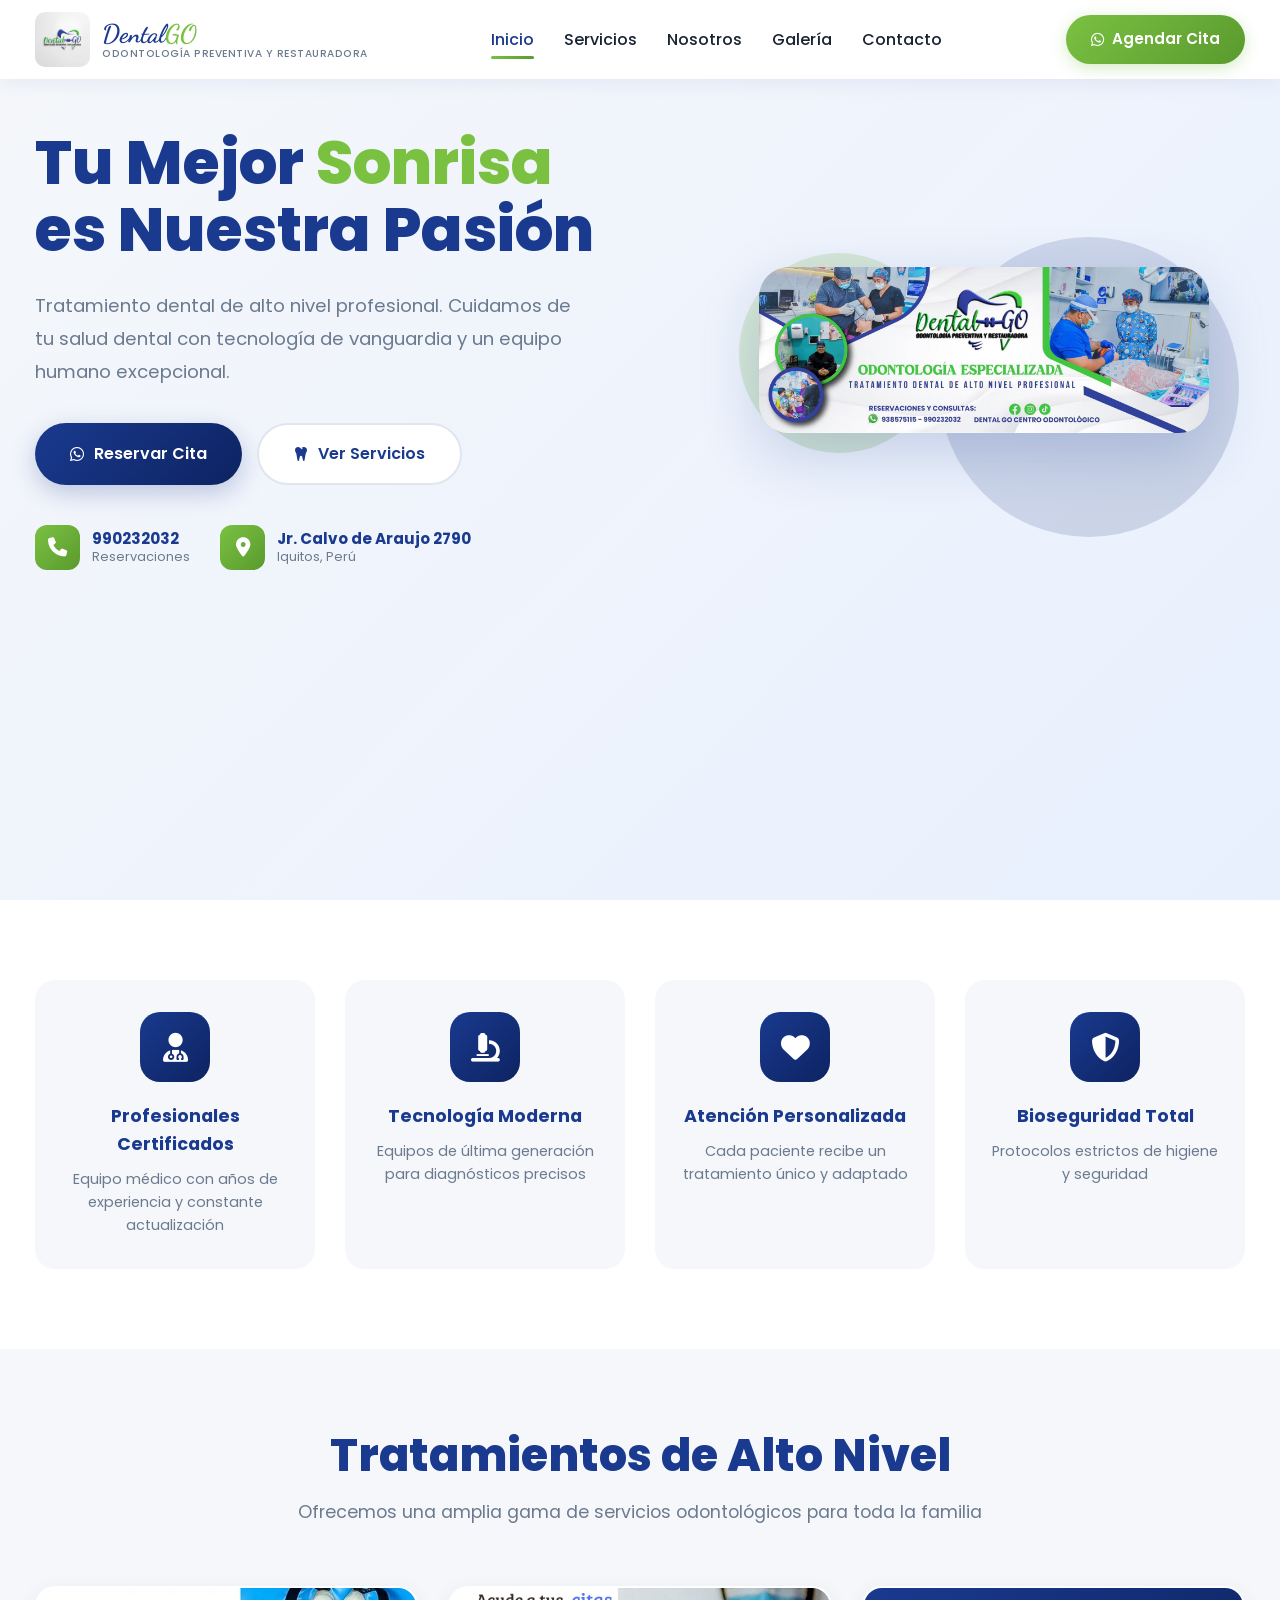
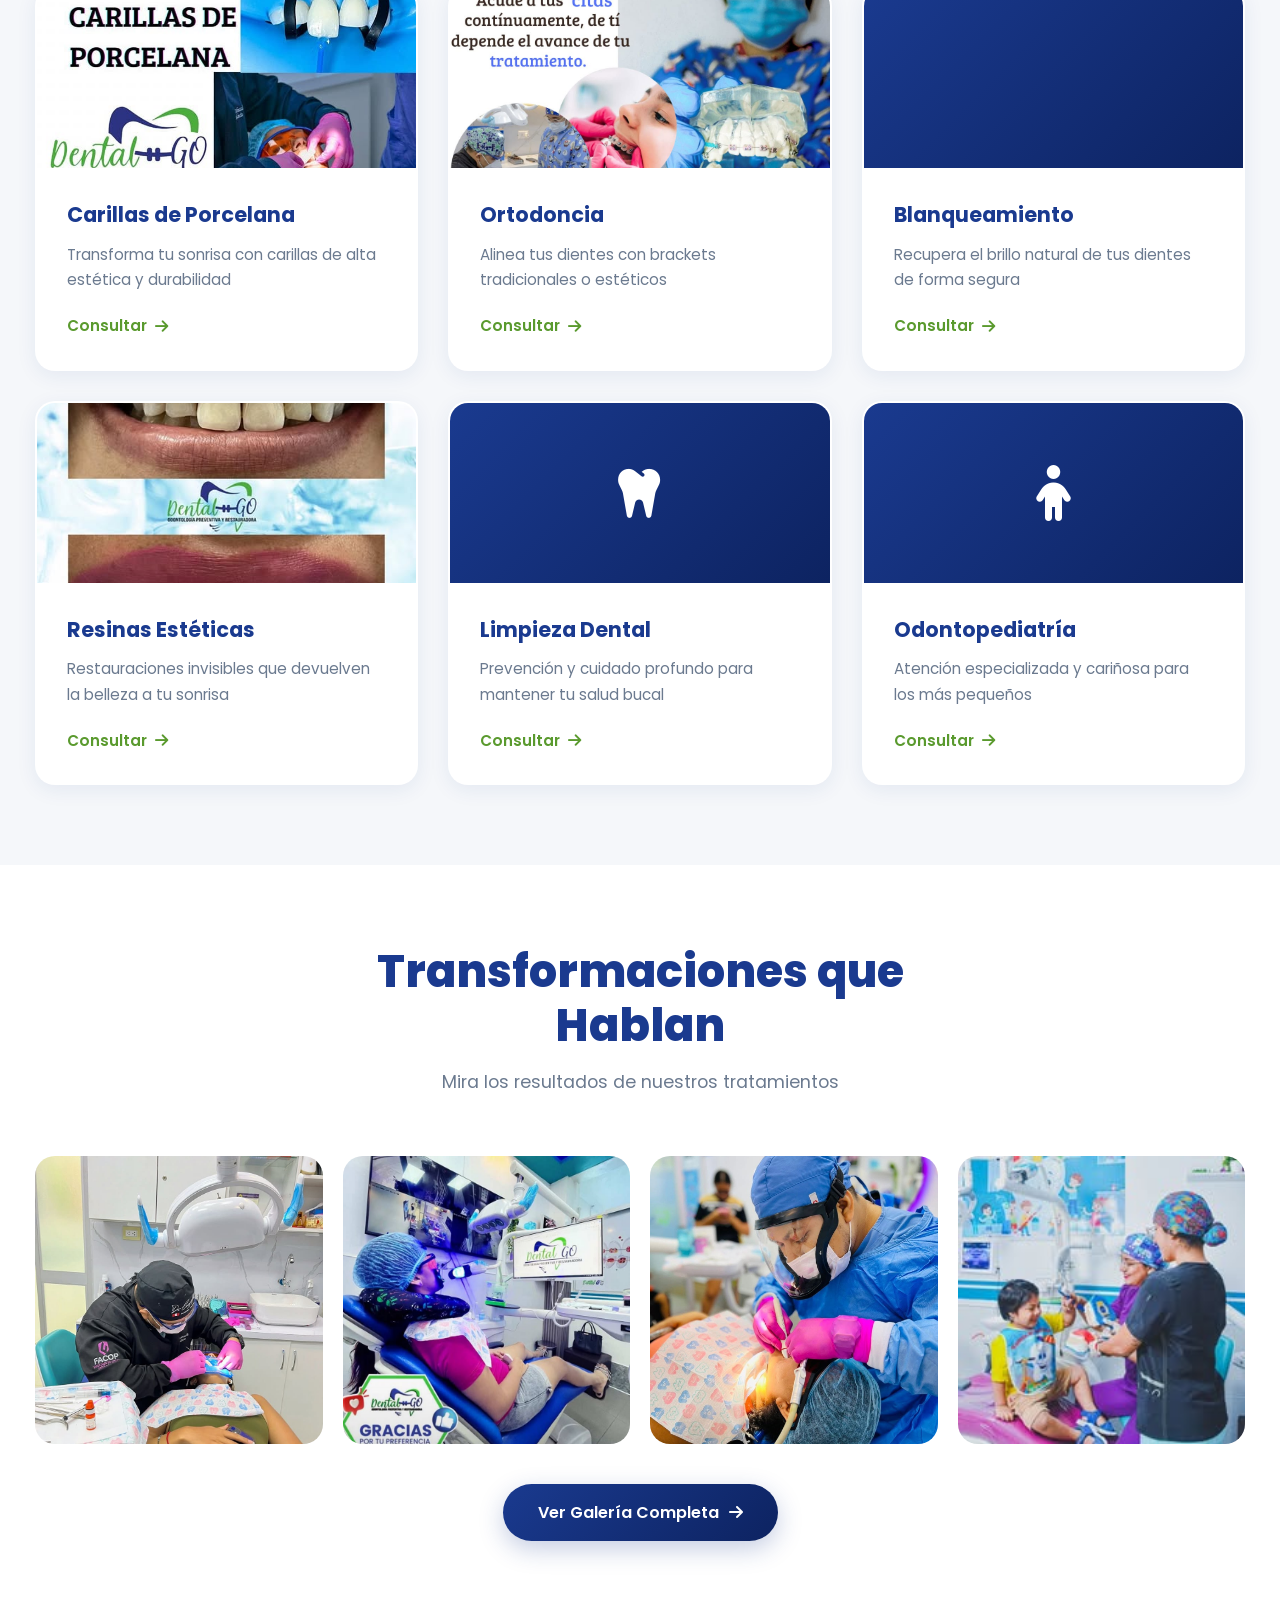
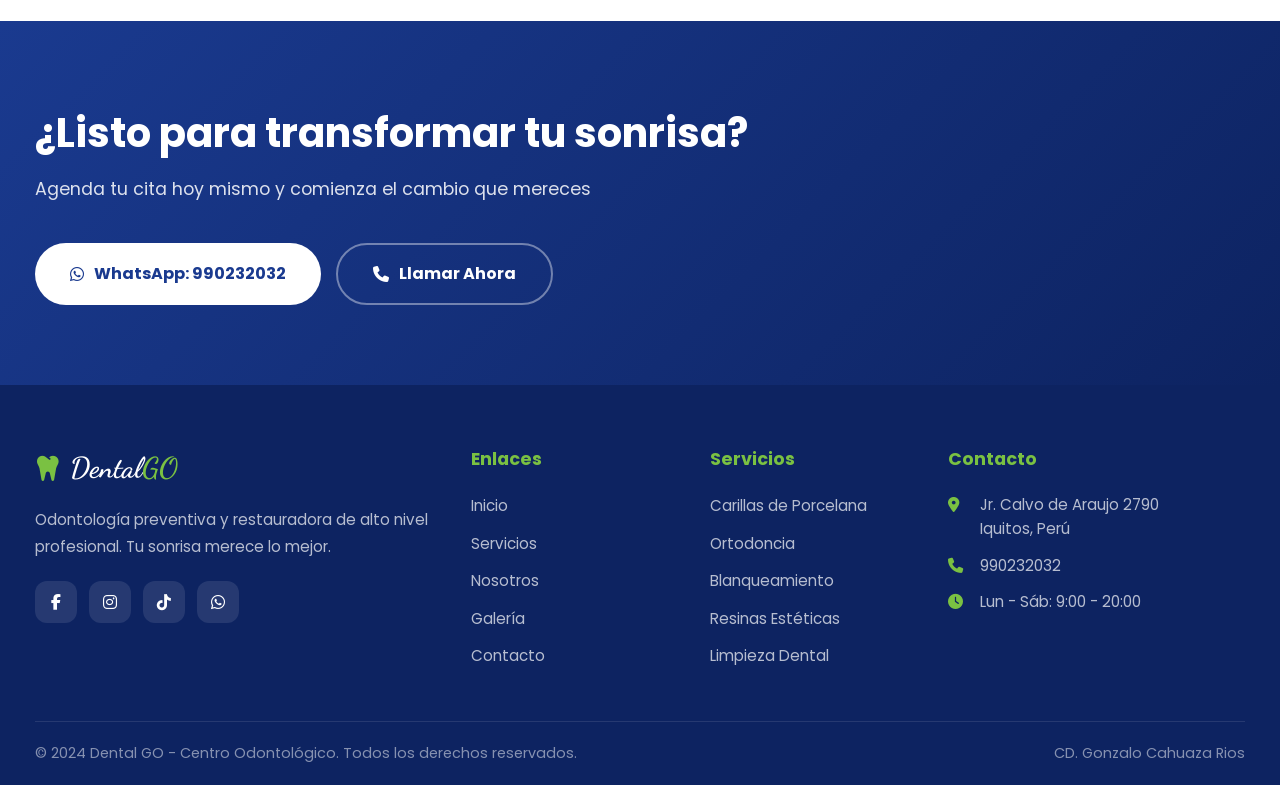
<file: index.html>
<!doctype html>
<html lang="es">
  <head>
    <meta charset="UTF-8" />
    <meta name="viewport" content="width=device-width, initial-scale=1.0" />
    <title>Dental GO - Odontología Preventiva y Restauradora</title>
    <meta
      name="description"
      content="Dental GO - Centro Odontológico especializado en odontología preventiva y restauradora. Agenda tu cita: 990232032"
    />

    <link rel="preconnect" href="https://fonts.googleapis.com" />
    <link rel="preconnect" href="https://fonts.gstatic.com" crossorigin />
    <link
      href="https://fonts.googleapis.com/css2?family=Poppins:wght@300;400;500;600;700;800&family=Dancing+Script:wght@700&display=swap"
      rel="stylesheet"
    />
    <link
      rel="stylesheet"
      href="https://cdnjs.cloudflare.com/ajax/libs/font-awesome/6.5.1/css/all.min.css"
    />
    <link rel="stylesheet" href="css/estilo.css" />
  </head>
  <body>
    <!-- HEADER -->
    <header class="header" id="header">
      <div class="container">
        <div class="header-contenido">
          <!-- Logo con imagen -->
          <a href="index.html" class="logo">
            <img src="img/logo.jpg" alt="Dental GO Logo" class="logo-imagen" />
            <div class="logo-texto">
              <span class="logo-nombre"
                >Dental<span class="destacado">GO</span></span
              >
              <span class="logo-slogan"
                >Odontología Preventiva y Restauradora</span
              >
            </div>
          </a>

          <nav class="nav-principal" id="navPrincipal">
            <ul class="nav-menu">
              <li><a href="index.html" class="activo">Inicio</a></li>
              <li><a href="servicios.html">Servicios</a></li>
              <li><a href="nosotros.html">Nosotros</a></li>
              <li><a href="galeria.html">Galería</a></li>
              <li><a href="contacto.html">Contacto</a></li>
            </ul>
          </nav>

          <div class="acciones-header">
            <a
              href="https://wa.me/51990232032"
              target="_blank"
              class="btn-cita"
            >
              <i class="fab fa-whatsapp"></i> Agendar Cita
            </a>
            <button class="btn-menu-mobile" id="btnMenuMobile">
              <i class="fas fa-bars"></i>
            </button>
          </div>
        </div>
      </div>
    </header>

    <!-- HERO -->
    <section class="hero">
      <div class="container">
        <div class="hero-contenido">
          <div class="hero-texto">
            <h1 class="hero-titulo">
              Tu Mejor <span class="texto-destacado">Sonrisa</span><br />
              es Nuestra Pasión
            </h1>
            <p class="hero-descripcion">
              Tratamiento dental de alto nivel profesional. Cuidamos de tu salud
              dental con tecnología de vanguardia y un equipo humano
              excepcional.
            </p>

            <div class="hero-botones">
              <a
                href="https://wa.me/51990232032"
                target="_blank"
                class="btn-primario"
              >
                <i class="fab fa-whatsapp"></i> Reservar Cita
              </a>
              <a href="servicios.html" class="btn-secundario">
                <i class="fas fa-tooth"></i> Ver Servicios
              </a>
            </div>

            <div class="hero-info">
              <div class="hero-info-item">
                <i class="fas fa-phone"></i>
                <div>
                  <strong>990232032</strong>
                  <span>Reservaciones</span>
                </div>
              </div>
              <div class="hero-info-item">
                <i class="fas fa-map-marker-alt"></i>
                <div>
                  <strong>Jr. Calvo de Araujo 2790</strong>
                  <span>Iquitos, Perú</span>
                </div>
              </div>
            </div>
          </div>

          <!-- IMAGEN DEL HERO - BANNER PRINCIPAL -->
          <div class="hero-imagen">
            <div class="hero-imagen-contenedor">
              <div class="circulo-decorativo circulo-1"></div>
              <div class="circulo-decorativo circulo-2"></div>
              <img
                src="img/baner-principal.jpg"
                alt="Dental GO - Centro Odontológico"
                class="hero-banner"
              />
            </div>
          </div>
        </div>
      </div>
    </section>

    <!-- BENEFICIOS -->
    <section class="beneficios">
      <div class="container">
        <div class="grid-beneficios">
          <div class="beneficio-item">
            <div class="beneficio-icono"><i class="fas fa-user-md"></i></div>
            <h3>Profesionales Certificados</h3>
            <p>
              Equipo médico con años de experiencia y constante actualización
            </p>
          </div>
          <div class="beneficio-item">
            <div class="beneficio-icono"><i class="fas fa-microscope"></i></div>
            <h3>Tecnología Moderna</h3>
            <p>Equipos de última generación para diagnósticos precisos</p>
          </div>
          <div class="beneficio-item">
            <div class="beneficio-icono"><i class="fas fa-heart"></i></div>
            <h3>Atención Personalizada</h3>
            <p>Cada paciente recibe un tratamiento único y adaptado</p>
          </div>
          <div class="beneficio-item">
            <div class="beneficio-icono"><i class="fas fa-shield-alt"></i></div>
            <h3>Bioseguridad Total</h3>
            <p>Protocolos estrictos de higiene y seguridad</p>
          </div>
        </div>
      </div>
    </section>

    <!-- SERVICIOS -->
    <section class="servicios" id="servicios">
      <div class="container">
        <div class="seccion-encabezado">
          <h2>Tratamientos de Alto Nivel</h2>
          <p>
            Ofrecemos una amplia gama de servicios odontológicos para toda la
            familia
          </p>
        </div>

        <div class="grid-servicios">
          <!-- Servicio 1 - CON IMAGEN -->
          <div class="servicio-card">
            <div class="servicio-imagen" style="background: none; padding: 0">
              <img
                src="img/carilla-porcelana.jpg"
                alt="Carillas de Porcelana"
                style="width: 100%; height: 100%; object-fit: cover"
              />
            </div>
            <div class="servicio-info">
              <h3>Carillas de Porcelana</h3>
              <p>
                Transforma tu sonrisa con carillas de alta estética y
                durabilidad
              </p>
              <a href="https://wa.me/51990232032" class="servicio-link">
                Consultar <i class="fas fa-arrow-right"></i>
              </a>
            </div>
          </div>

          <!-- Servicio 2 - CON IMAGEN (control-bracket) -->
          <div class="servicio-card">
            <div class="servicio-imagen" style="background: none; padding: 0">
              <img
                src="img/control-bracket.jpg"
                alt="Ortodoncia"
                style="width: 100%; height: 100%; object-fit: cover"
              />
            </div>
            <div class="servicio-info">
              <h3>Ortodoncia</h3>
              <p>Alinea tus dientes con brackets tradicionales o estéticos</p>
              <a href="https://wa.me/51990232032" class="servicio-link">
                Consultar <i class="fas fa-arrow-right"></i>
              </a>
            </div>
          </div>

          <!-- Servicio 3 - SIN IMAGEN (se queda con icono) -->
          <div class="servicio-card">
            <div class="servicio-imagen">
              <i class="fas fa-sparkles"></i>
            </div>
            <div class="servicio-info">
              <h3>Blanqueamiento</h3>
              <p>Recupera el brillo natural de tus dientes de forma segura</p>
              <a href="https://wa.me/51990232032" class="servicio-link">
                Consultar <i class="fas fa-arrow-right"></i>
              </a>
            </div>
          </div>

          <!-- Servicio 4 - CON IMAGEN (carillas-resina) -->
          <div class="servicio-card">
            <div class="servicio-imagen" style="background: none; padding: 0">
              <img
                src="img/carillas-resina.jpg"
                alt="Resinas Estéticas"
                style="width: 100%; height: 100%; object-fit: cover"
              />
            </div>
            <div class="servicio-info">
              <h3>Resinas Estéticas</h3>
              <p>
                Restauraciones invisibles que devuelven la belleza a tu sonrisa
              </p>
              <a href="https://wa.me/51990232032" class="servicio-link">
                Consultar <i class="fas fa-arrow-right"></i>
              </a>
            </div>
          </div>

          <!-- Servicio 5 - SIN IMAGEN (se queda con icono) -->
          <div class="servicio-card">
            <div class="servicio-imagen">
              <i class="fas fa-tooth"></i>
            </div>
            <div class="servicio-info">
              <h3>Limpieza Dental</h3>
              <p>Prevención y cuidado profundo para mantener tu salud bucal</p>
              <a href="https://wa.me/51990232032" class="servicio-link">
                Consultar <i class="fas fa-arrow-right"></i>
              </a>
            </div>
          </div>

          <!-- Servicio 6 - SIN IMAGEN (se queda con icono) -->
          <div class="servicio-card">
            <div class="servicio-imagen">
              <i class="fas fa-child"></i>
            </div>
            <div class="servicio-info">
              <h3>Odontopediatría</h3>
              <p>Atención especializada y cariñosa para los más pequeños</p>
              <a href="https://wa.me/51990232032" class="servicio-link">
                Consultar <i class="fas fa-arrow-right"></i>
              </a>
            </div>
          </div>
        </div>
      </div>
    </section>

    <!-- GALERÍA CON IMÁGENES REALES -->
    <section class="galeria">
      <div class="container">
        <div class="seccion-encabezado">
          <h2>Transformaciones que Hablan</h2>
          <p>Mira los resultados de nuestros tratamientos</p>
        </div>

        <div class="grid-galeria">
          <div class="galeria-item">
            <img src="img/paciente-1.jpg" alt="Caso 1" class="galeria-imagen" />
            <div class="galeria-overlay">
              <h4>Carillas de Porcelana</h4>
              <p>Transformación completa</p>
            </div>
          </div>
          <div class="galeria-item">
            <img src="img/paciente-2.jpg" alt="Caso 2" class="galeria-imagen" />
            <div class="galeria-overlay">
              <h4>Diseño de Sonrisa</h4>
              <p>Resultados naturales</p>
            </div>
          </div>
          <div class="galeria-item">
            <img src="img/paciente-3.jpg" alt="Caso 3" class="galeria-imagen" />
            <div class="galeria-overlay">
              <h4>Ortodoncia</h4>
              <p>Alineación perfecta</p>
            </div>
          </div>
          <div class="galeria-item">
            <img src="img/paciente-4.jpg" alt="Caso 4" class="galeria-imagen" />
            <div class="galeria-overlay">
              <h4>Blanqueamiento</h4>
              <p>Dientes más blancos</p>
            </div>
          </div>
        </div>

        <div class="galeria-cta">
          <a href="galeria.html" class="btn-primario">
            Ver Galería Completa <i class="fas fa-arrow-right"></i>
          </a>
        </div>
      </div>
    </section>

    <!-- CTA FINAL -->
    <section class="cta-final">
      <div class="container">
        <div class="cta-contenido">
          <div class="cta-texto">
            <h2>¿Listo para transformar tu sonrisa?</h2>
            <p>Agenda tu cita hoy mismo y comienza el cambio que mereces</p>
          </div>
          <div class="cta-botones">
            <a
              href="https://wa.me/51990232032"
              target="_blank"
              class="btn-blanco"
            >
              <i class="fab fa-whatsapp"></i> WhatsApp: 990232032
            </a>
            <a href="tel:990232032" class="btn-outline-blanco">
              <i class="fas fa-phone"></i> Llamar Ahora
            </a>
          </div>
        </div>
      </div>
    </section>

    <!-- FOOTER -->
    <footer class="footer">
      <div class="container">
        <div class="grid-footer">
          <div class="footer-columna">
            <div class="logo-footer">
              <i class="fas fa-tooth"></i>
              <span>Dental<span class="destacado">GO</span></span>
            </div>
            <p>
              Odontología preventiva y restauradora de alto nivel profesional.
              Tu sonrisa merece lo mejor.
            </p>
            <div class="redes-sociales">
              <a href="#"><i class="fab fa-facebook-f"></i></a>
              <a href="#"><i class="fab fa-instagram"></i></a>
              <a href="#"><i class="fab fa-tiktok"></i></a>
              <a href="https://wa.me/51990232032"
                ><i class="fab fa-whatsapp"></i
              ></a>
            </div>
          </div>
          <div class="footer-columna">
            <h4>Enlaces</h4>
            <ul>
              <li><a href="index.html">Inicio</a></li>
              <li><a href="servicios.html">Servicios</a></li>
              <li><a href="nosotros.html">Nosotros</a></li>
              <li><a href="galeria.html">Galería</a></li>
              <li><a href="contacto.html">Contacto</a></li>
            </ul>
          </div>
          <div class="footer-columna">
            <h4>Servicios</h4>
            <ul>
              <li><a href="servicios.html">Carillas de Porcelana</a></li>
              <li><a href="servicios.html">Ortodoncia</a></li>
              <li><a href="servicios.html">Blanqueamiento</a></li>
              <li><a href="servicios.html">Resinas Estéticas</a></li>
              <li><a href="servicios.html">Limpieza Dental</a></li>
            </ul>
          </div>
          <div class="footer-columna">
            <h4>Contacto</h4>
            <ul class="contacto-lista">
              <li>
                <i class="fas fa-map-marker-alt"></i
                ><span>Jr. Calvo de Araujo 2790<br />Iquitos, Perú</span>
              </li>
              <li><i class="fas fa-phone"></i><span>990232032</span></li>
              <li>
                <i class="fas fa-clock"></i><span>Lun - Sáb: 9:00 - 20:00</span>
              </li>
            </ul>
          </div>
        </div>
        <div class="footer-bottom">
          <p>
            &copy; 2024 Dental GO - Centro Odontológico. Todos los derechos
            reservados.
          </p>
          <p>CD. Gonzalo Cahuaza Rios</p>
        </div>
      </div>
    </footer>
    <script src="js/app.js"></script>
  </body>
</html>
</file>
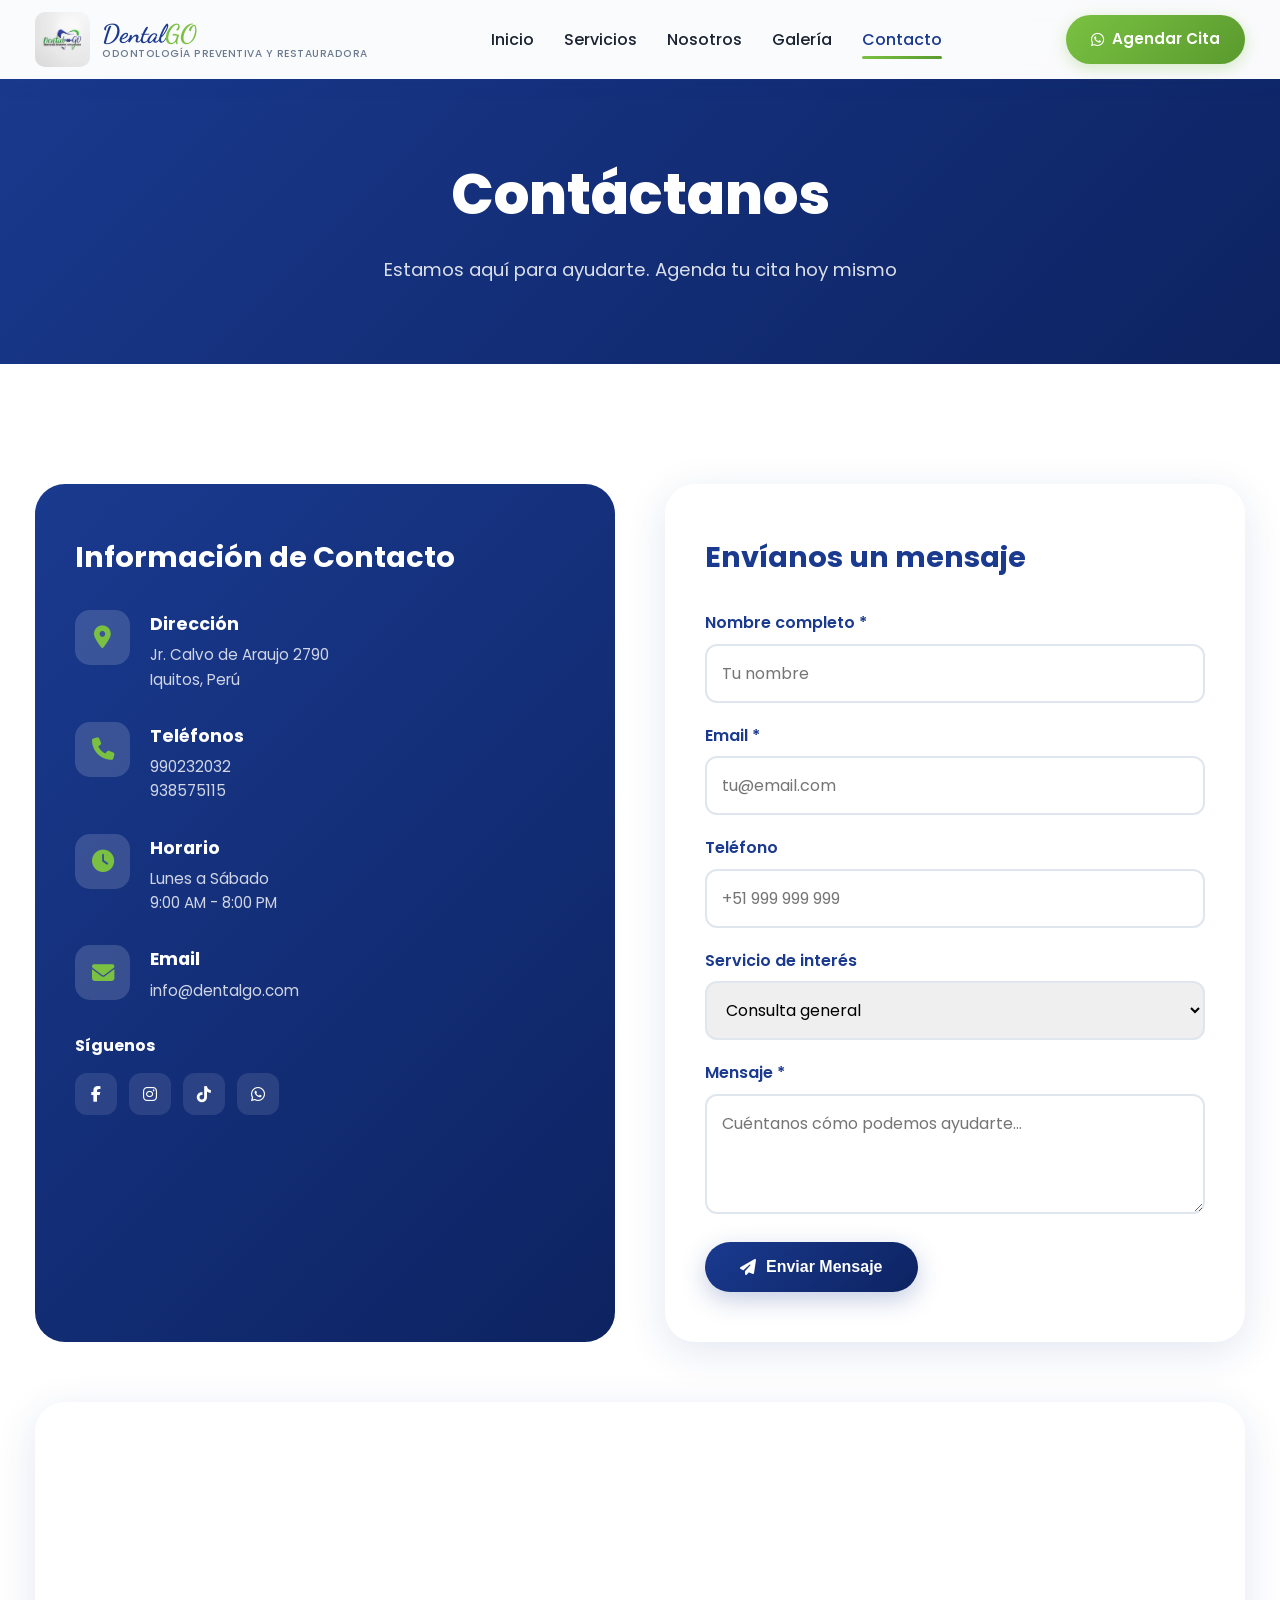
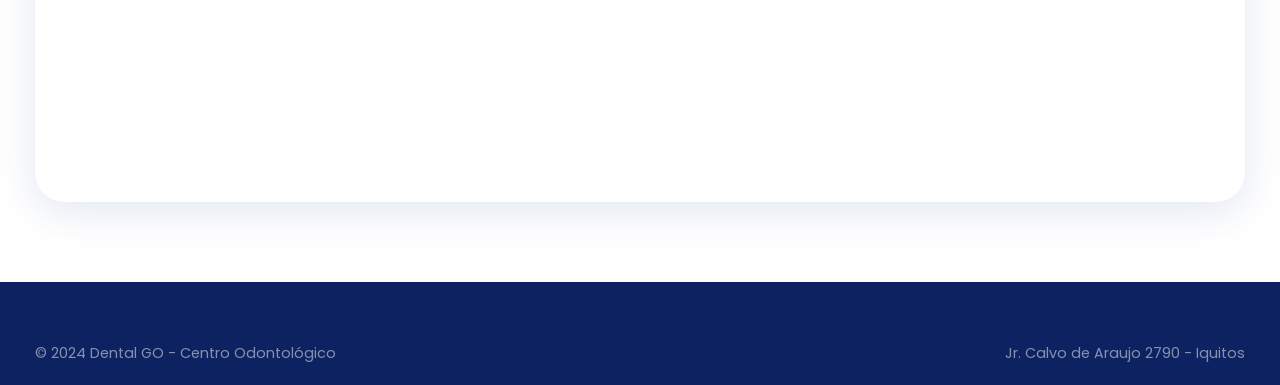
<file: contacto.html>
<!doctype html>
<html lang="es">
  <head>
    <meta charset="UTF-8" />
    <meta name="viewport" content="width=device-width, initial-scale=1.0" />
    <title>Contacto - Dental GO</title>
    <link
      href="https://fonts.googleapis.com/css2?family=Poppins:wght@300;400;500;600;700;800&family=Dancing+Script:wght@700&display=swap"
      rel="stylesheet"
    />
    <link
      rel="stylesheet"
      href="https://cdnjs.cloudflare.com/ajax/libs/font-awesome/6.5.1/css/all.min.css"
    />
    <link rel="stylesheet" href="css/estilo.css" />
    <style>
      .contacto-grid {
        display: grid;
        grid-template-columns: 1fr 1fr;
        gap: 50px;
        margin-top: 40px;
      }
      .info-contacto {
        background: var(--gradiente-azul);
        color: white;
        padding: 50px 40px;
        border-radius: 30px;
      }
      .info-contacto h3 {
        font-size: 1.8rem;
        margin-bottom: 30px;
      }
      .info-item {
        display: flex;
        gap: 20px;
        margin-bottom: 30px;
        align-items: start;
      }
      .info-item-icono {
        width: 55px;
        height: 55px;
        background: rgba(255, 255, 255, 0.15);
        border-radius: 15px;
        display: flex;
        align-items: center;
        justify-content: center;
        font-size: 1.4rem;
        color: var(--verde-lima);
        flex-shrink: 0;
      }
      .info-item-texto h4 {
        margin-bottom: 5px;
        font-size: 1.1rem;
      }
      .info-item-texto p {
        color: rgba(255, 255, 255, 0.8);
        font-size: 0.95rem;
      }
      .form-contacto {
        background: white;
        padding: 50px 40px;
        border-radius: 30px;
        box-shadow: var(--sombra-media);
      }
      .form-contacto h3 {
        color: var(--azul-primario);
        font-size: 1.8rem;
        margin-bottom: 30px;
      }
      .campo-form {
        margin-bottom: 20px;
      }
      .campo-form label {
        display: block;
        color: var(--azul-primario);
        font-weight: 600;
        margin-bottom: 8px;
      }
      .campo-form input,
      .campo-form textarea,
      .campo-form select {
        width: 100%;
        padding: 15px;
        border: 2px solid var(--gris-medio);
        border-radius: 12px;
        font-family: "Poppins", sans-serif;
        font-size: 1rem;
        transition: var(--transicion);
      }
      .campo-form input:focus,
      .campo-form textarea:focus,
      .campo-form select:focus {
        outline: none;
        border-color: var(--verde-lima);
      }
      .campo-form textarea {
        resize: vertical;
        min-height: 120px;
      }
      .campo-form button {
        width: 100%;
        justify-content: center;
      }
      @media (max-width: 768px) {
        .contacto-grid {
          grid-template-columns: 1fr;
          gap: 30px;
        }
        .info-contacto,
        .form-contacto {
          padding: 30px 25px;
        }
      }
    </style>
  </head>
  <body>
    <header class="header" id="header">
      <div class="container">
        <div class="header-contenido">
          <a href="index.html" class="logo">
            <img src="img/logo.jpg" alt="Dental GO Logo" class="logo-imagen" />
            <div class="logo-texto">
              <span class="logo-nombre"
                >Dental<span class="destacado">GO</span></span
              >
              <span class="logo-slogan"
                >Odontología Preventiva y Restauradora</span
              >
            </div>
          </a>
          <nav class="nav-principal" id="navPrincipal">
            <ul class="nav-menu">
              <li><a href="index.html">Inicio</a></li>
              <li><a href="servicios.html">Servicios</a></li>
              <li><a href="nosotros.html">Nosotros</a></li>
              <li><a href="galeria.html">Galería</a></li>
              <li><a href="contacto.html" class="activo">Contacto</a></li>
            </ul>
          </nav>
          <div class="acciones-header">
            <a
              href="https://wa.me/51990232032"
              target="_blank"
              class="btn-cita"
            >
              <i class="fab fa-whatsapp"></i> Agendar Cita
            </a>
            <button class="btn-menu-mobile" id="btnMenuMobile">
              <i class="fas fa-bars"></i>
            </button>
          </div>
        </div>
      </div>
    </header>

    <section class="pagina-hero">
      <div class="container">
        <h1>Contáctanos</h1>
        <p>Estamos aquí para ayudarte. Agenda tu cita hoy mismo</p>
      </div>
    </section>

    <section class="pagina-contenido">
      <div class="container">
        <div class="contacto-grid">
          <div class="info-contacto">
            <h3>Información de Contacto</h3>
            <div class="info-item">
              <div class="info-item-icono">
                <i class="fas fa-map-marker-alt"></i>
              </div>
              <div class="info-item-texto">
                <h4>Dirección</h4>
                <p>Jr. Calvo de Araujo 2790<br />Iquitos, Perú</p>
              </div>
            </div>
            <div class="info-item">
              <div class="info-item-icono"><i class="fas fa-phone"></i></div>
              <div class="info-item-texto">
                <h4>Teléfonos</h4>
                <p>990232032<br />938575115</p>
              </div>
            </div>
            <div class="info-item">
              <div class="info-item-icono"><i class="fas fa-clock"></i></div>
              <div class="info-item-texto">
                <h4>Horario</h4>
                <p>Lunes a Sábado<br />9:00 AM - 8:00 PM</p>
              </div>
            </div>
            <div class="info-item">
              <div class="info-item-icono"><i class="fas fa-envelope"></i></div>
              <div class="info-item-texto">
                <h4>Email</h4>
                <p>info@dentalgo.com</p>
              </div>
            </div>
            <div style="margin-top: 30px">
              <h4 style="margin-bottom: 15px">Síguenos</h4>
              <div class="redes-sociales" style="margin-top: 0">
                <a href="#"><i class="fab fa-facebook-f"></i></a>
                <a href="#"><i class="fab fa-instagram"></i></a>
                <a href="#"><i class="fab fa-tiktok"></i></a>
                <a href="https://wa.me/51990232032"
                  ><i class="fab fa-whatsapp"></i
                ></a>
              </div>
            </div>
          </div>

          <div class="form-contacto">
            <h3>Envíanos un mensaje</h3>
            <form id="formContacto">
              <div class="campo-form">
                <label>Nombre completo *</label>
                <input type="text" required placeholder="Tu nombre" />
              </div>
              <div class="campo-form">
                <label>Email *</label>
                <input type="email" required placeholder="tu@email.com" />
              </div>
              <div class="campo-form">
                <label>Teléfono</label>
                <input type="tel" placeholder="+51 999 999 999" />
              </div>
              <div class="campo-form">
                <label>Servicio de interés</label>
                <select>
                  <option>Consulta general</option>
                  <option>Carillas de Porcelana</option>
                  <option>Ortodoncia</option>
                  <option>Blanqueamiento</option>
                  <option>Resinas Estéticas</option>
                  <option>Limpieza Dental</option>
                  <option>Odontopediatría</option>
                </select>
              </div>
              <div class="campo-form">
                <label>Mensaje *</label>
                <textarea
                  required
                  placeholder="Cuéntanos cómo podemos ayudarte..."
                ></textarea>
              </div>
              <button type="submit" class="btn-primario">
                <i class="fas fa-paper-plane"></i> Enviar Mensaje
              </button>
            </form>
          </div>
        </div>

        <div
          style="
            margin-top: 60px;
            border-radius: 30px;
            overflow: hidden;
            box-shadow: var(--sombra-media);
          "
        >
          <iframe
            src="https://www.google.com/maps/embed?pb=!1m18!1m12!1m3!1d3989.9908269!2d-73.25!3d-3.75!2m3!1f0!2f0!3f0!3m2!1i1024!2i768!4f13.1!3m3!1m2!1s0x0%3A0x0!2sIquitos!5e0!3m2!1sen!2spe!4v1234567890"
            width="100%"
            height="400"
            style="border: 0; display: block"
            allowfullscreen=""
            loading="lazy"
          ></iframe>
        </div>
      </div>
    </section>

    <footer class="footer">
      <div class="container">
        <div class="footer-bottom" style="border: none; padding-top: 0">
          <p>&copy; 2024 Dental GO - Centro Odontológico</p>
          <p>Jr. Calvo de Araujo 2790 - Iquitos</p>
        </div>
      </div>
    </footer>

    <script src="js/app.js"></script>
    <script>
      document
        .getElementById("formContacto")
        ?.addEventListener("submit", function (e) {
          e.preventDefault();
          alert("¡Gracias por tu mensaje! Te contactaremos pronto.");
          this.reset();
        });
    </script>
  </body>
</html>
</file>
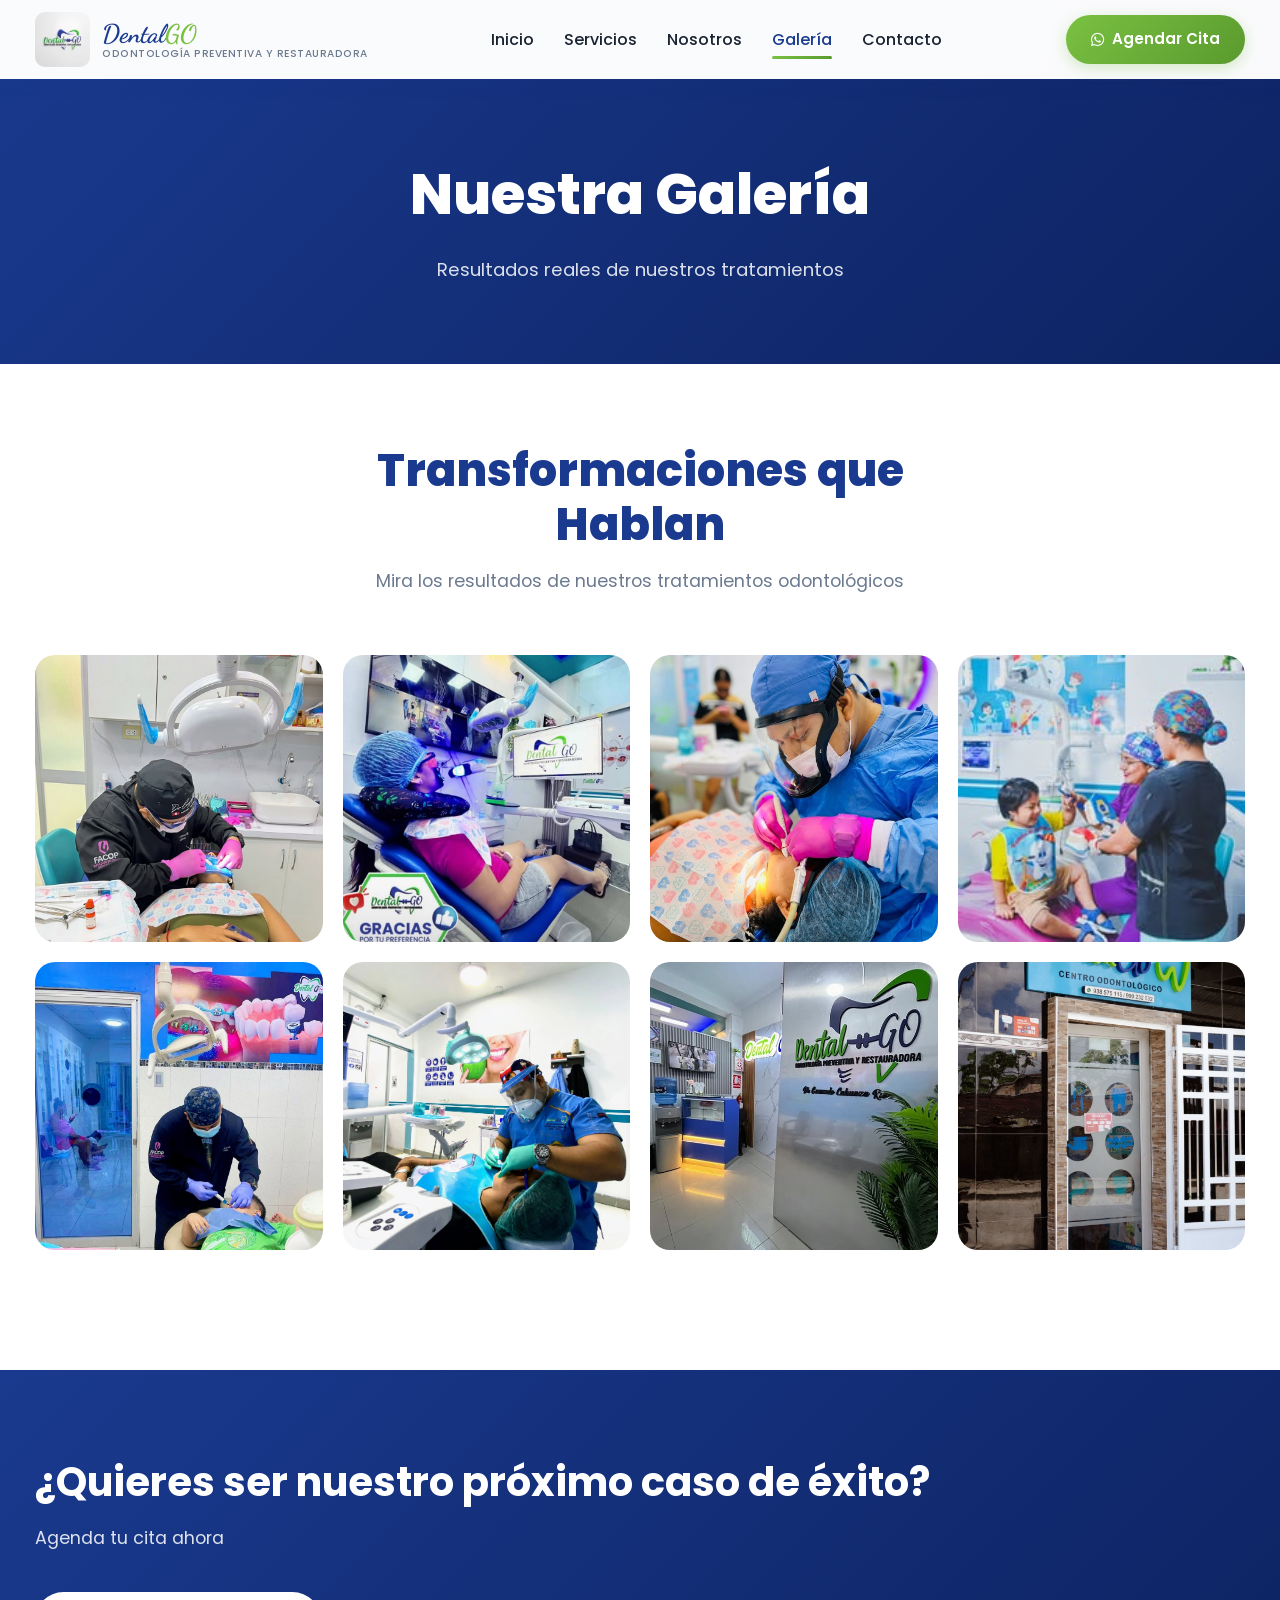
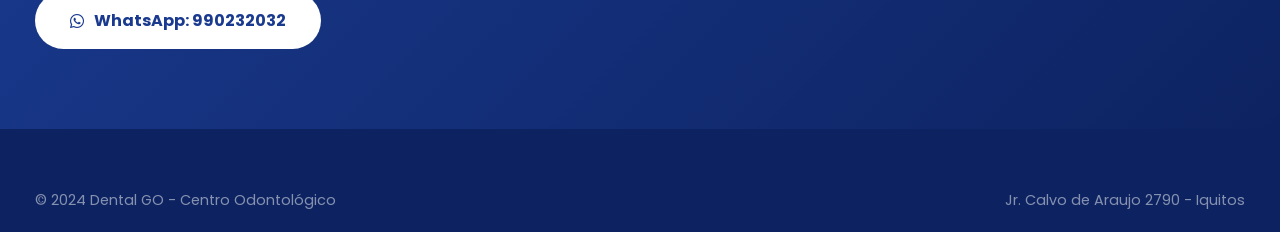
<file: galeria.html>
<!doctype html>
<html lang="es">
  <head>
    <meta charset="UTF-8" />
    <meta name="viewport" content="width=device-width, initial-scale=1.0" />
    <title>Galería - Dental GO</title>
    <link
      href="https://fonts.googleapis.com/css2?family=Poppins:wght@300;400;500;600;700;800&family=Dancing+Script:wght@700&display=swap"
      rel="stylesheet"
    />
    <link
      rel="stylesheet"
      href="https://cdnjs.cloudflare.com/ajax/libs/font-awesome/6.5.1/css/all.min.css"
    />
    <link rel="stylesheet" href="css/estilo.css" />
  </head>
  <body>
    <header class="header" id="header">
      <div class="container">
        <div class="header-contenido">
          <a href="index.html" class="logo">
            <img src="img/logo.jpg" alt="Dental GO Logo" class="logo-imagen" />
            <div class="logo-texto">
              <span class="logo-nombre"
                >Dental<span class="destacado">GO</span></span
              >
              <span class="logo-slogan"
                >Odontología Preventiva y Restauradora</span
              >
            </div>
          </a>
          <nav class="nav-principal" id="navPrincipal">
            <ul class="nav-menu">
              <li><a href="index.html">Inicio</a></li>
              <li><a href="servicios.html">Servicios</a></li>
              <li><a href="nosotros.html">Nosotros</a></li>
              <li><a href="galeria.html" class="activo">Galería</a></li>
              <li><a href="contacto.html">Contacto</a></li>
            </ul>
          </nav>
          <div class="acciones-header">
            <a
              href="https://wa.me/51990232032"
              target="_blank"
              class="btn-cita"
            >
              <i class="fab fa-whatsapp"></i> Agendar Cita
            </a>
            <button class="btn-menu-mobile" id="btnMenuMobile">
              <i class="fas fa-bars"></i>
            </button>
          </div>
        </div>
      </div>
    </header>

    <section class="pagina-hero">
      <div class="container">
        <h1>Nuestra Galería</h1>
        <p>Resultados reales de nuestros tratamientos</p>
      </div>
    </section>

    <section class="galeria pagina-contenido">
      <div class="container">
        <div class="seccion-encabezado">
          <h2>Transformaciones que Hablan</h2>
          <p>Mira los resultados de nuestros tratamientos odontológicos</p>
        </div>

        <div class="grid-galeria">
          <div class="galeria-item">
            <img src="img/paciente-1.jpg" alt="Caso 1" class="galeria-imagen" />
            <div class="galeria-overlay">
              <h4>Carillas de Porcelana</h4>
              <p>Transformación completa</p>
            </div>
          </div>
          <div class="galeria-item">
            <img src="img/paciente-2.jpg" alt="Caso 2" class="galeria-imagen" />
            <div class="galeria-overlay">
              <h4>Diseño de Sonrisa</h4>
              <p>Resultados naturales</p>
            </div>
          </div>
          <div class="galeria-item">
            <img src="img/paciente-3.jpg" alt="Caso 3" class="galeria-imagen" />
            <div class="galeria-overlay">
              <h4>Ortodoncia</h4>
              <p>Alineación perfecta</p>
            </div>
          </div>
          <div class="galeria-item">
            <img src="img/paciente-4.jpg" alt="Caso 4" class="galeria-imagen" />
            <div class="galeria-overlay">
              <h4>Blanqueamiento</h4>
              <p>Dientes más blancos</p>
            </div>
          </div>
          <div class="galeria-item">
            <img src="img/paciente-5.jpg" alt="Caso 5" class="galeria-imagen" />
            <div class="galeria-overlay">
              <h4>Resinas Estéticas</h4>
              <p>Restauraciones invisibles</p>
            </div>
          </div>
          <div class="galeria-item">
            <img src="img/paciente-6.jpg" alt="Caso 6" class="galeria-imagen" />
            <div class="galeria-overlay">
              <h4>Caso Especial</h4>
              <p>Tratamiento complejo</p>
            </div>
          </div>
          <div class="galeria-item">
            <img
              src="img/consultorio-1.jpg"
              alt="Consultorio"
              class="galeria-imagen"
            />
            <div class="galeria-overlay">
              <h4>Nuestro Consultorio</h4>
              <p>Equipos modernos</p>
            </div>
          </div>
          <div class="galeria-item">
            <img src="img/entrada.jpg" alt="Entrada" class="galeria-imagen" />
            <div class="galeria-overlay">
              <h4>Entrada</h4>
              <p>Ambiente acogedor</p>
            </div>
          </div>
        </div>
      </div>
    </section>

    <section class="cta-final">
      <div class="container">
        <div class="cta-contenido">
          <div class="cta-texto">
            <h2>¿Quieres ser nuestro próximo caso de éxito?</h2>
            <p>Agenda tu cita ahora</p>
          </div>
          <div class="cta-botones">
            <a
              href="https://wa.me/51990232032"
              target="_blank"
              class="btn-blanco"
            >
              <i class="fab fa-whatsapp"></i> WhatsApp: 990232032
            </a>
          </div>
        </div>
      </div>
    </section>

    <footer class="footer">
      <div class="container">
        <div class="footer-bottom" style="border: none; padding-top: 0">
          <p>&copy; 2024 Dental GO - Centro Odontológico</p>
          <p>Jr. Calvo de Araujo 2790 - Iquitos</p>
        </div>
      </div>
    </footer>
    <script src="js/app.js"></script>
  </body>
</html>
</file>
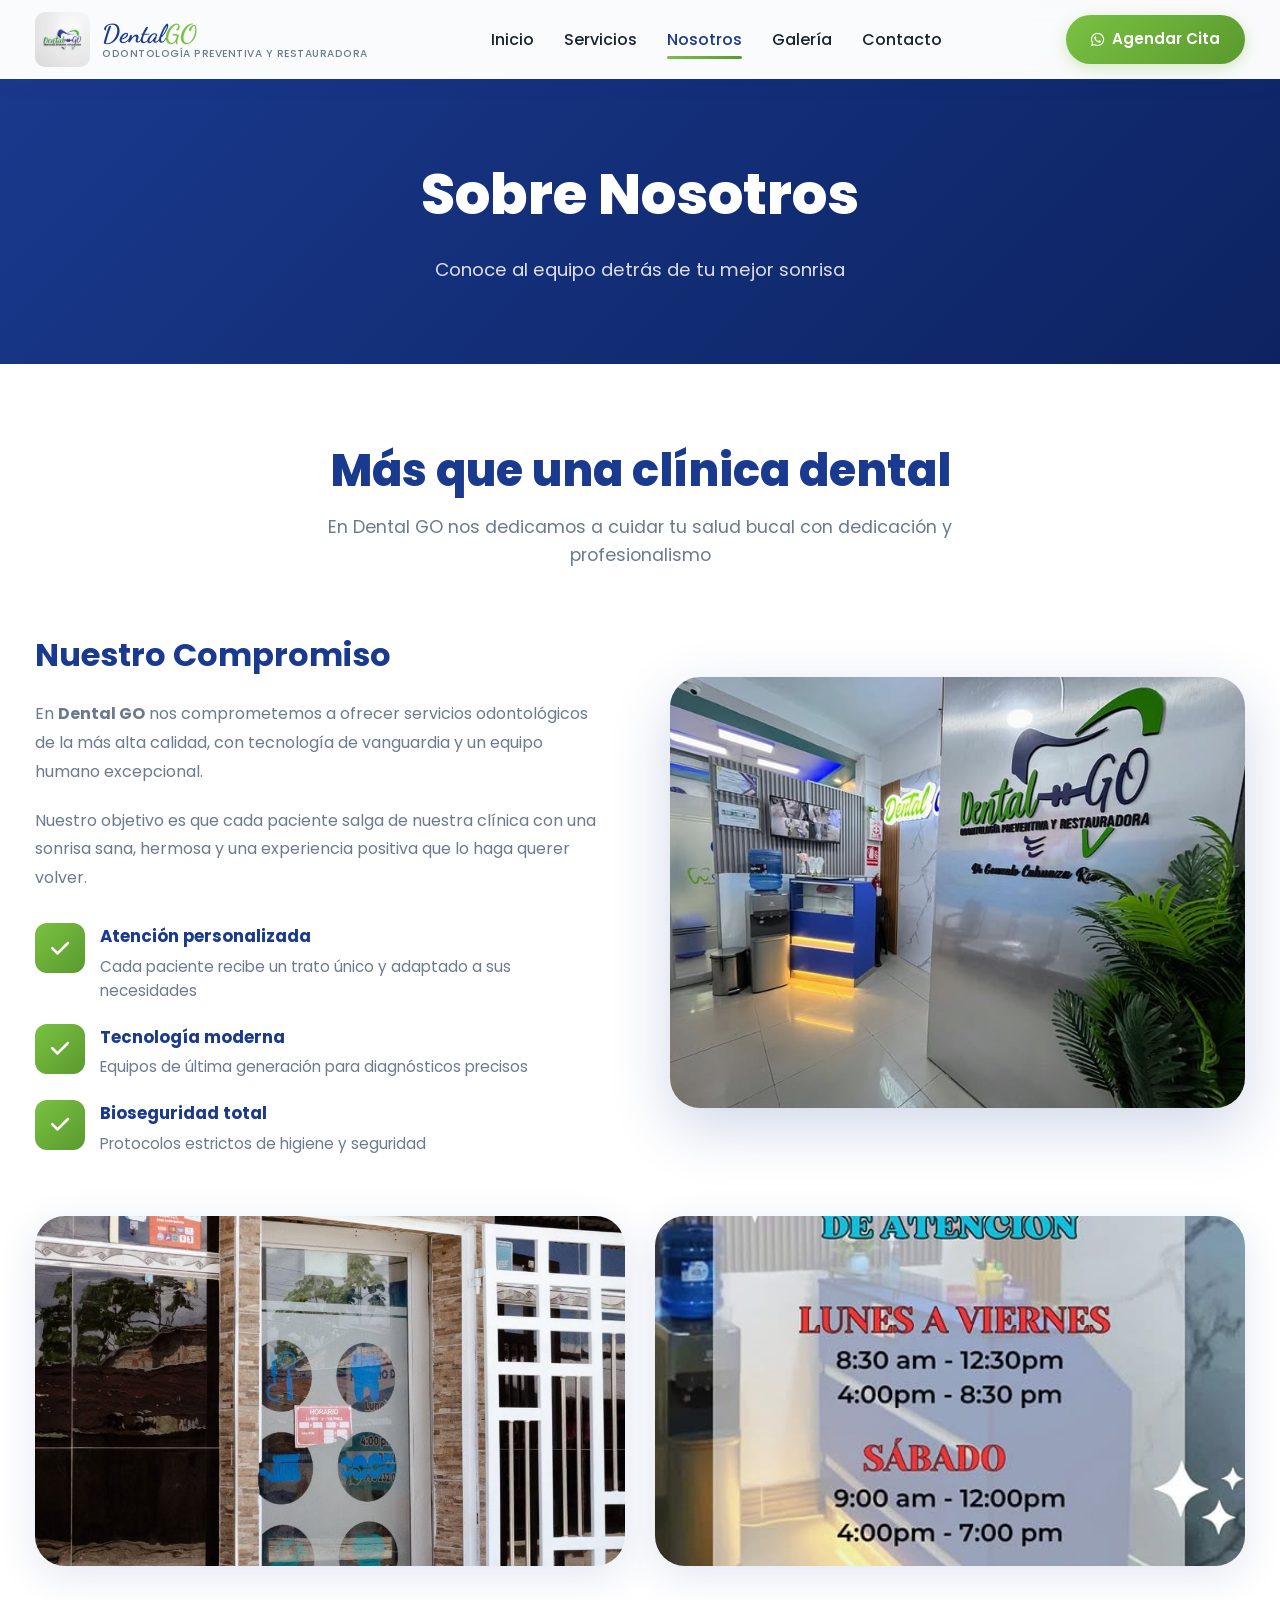
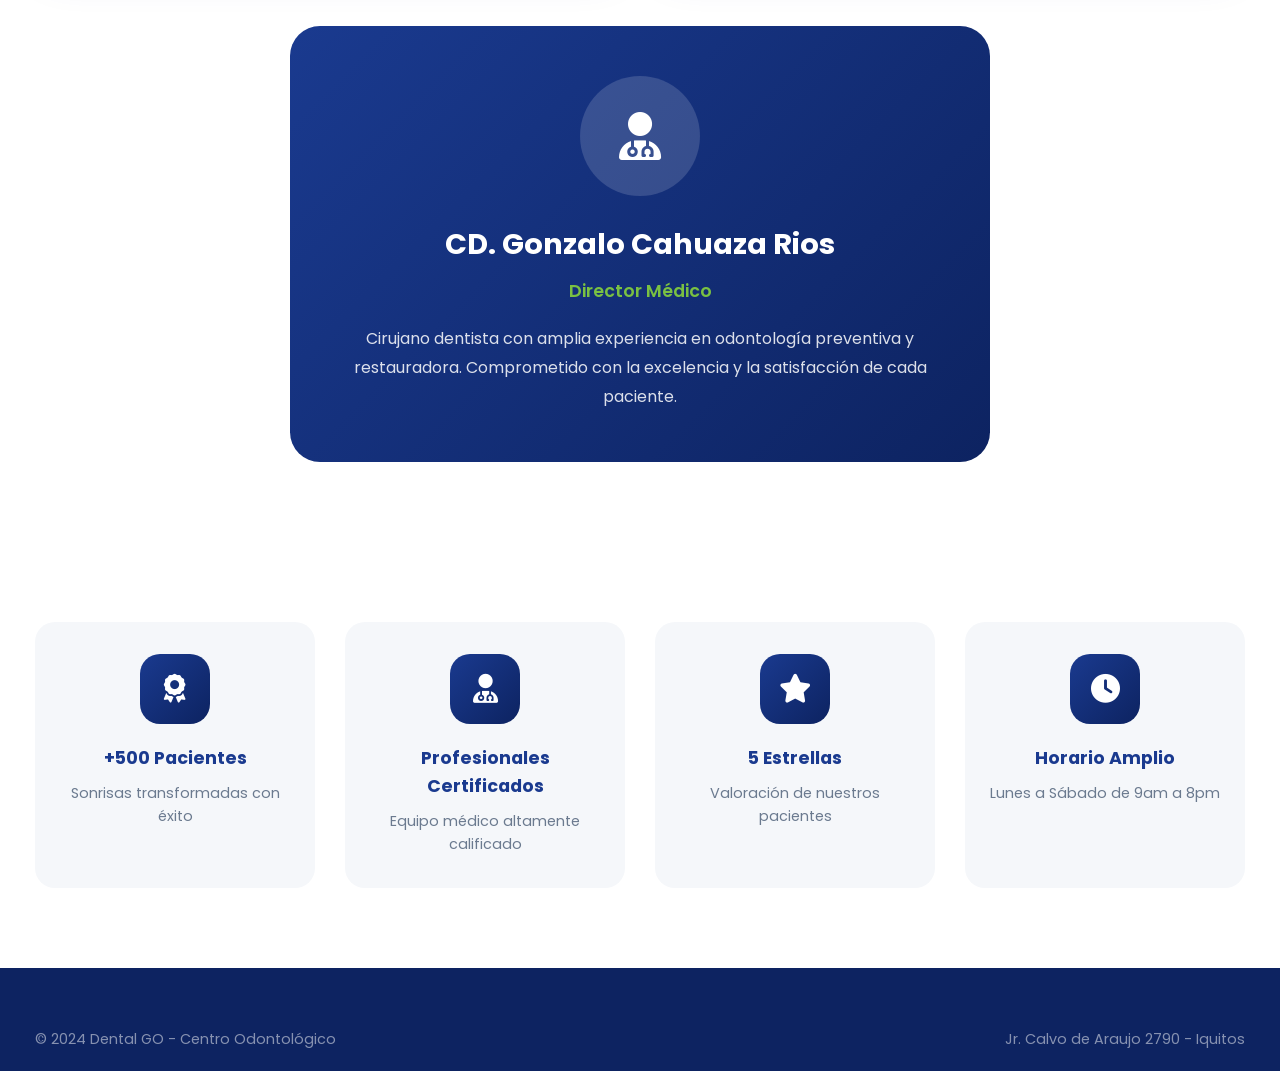
<file: nosotros.html>
<!doctype html>
<html lang="es">
  <head>
    <meta charset="UTF-8" />
    <meta name="viewport" content="width=device-width, initial-scale=1.0" />
    <title>Nosotros - Dental GO</title>
    <link
      href="https://fonts.googleapis.com/css2?family=Poppins:wght@300;400;500;600;700;800&family=Dancing+Script:wght@700&display=swap"
      rel="stylesheet"
    />
    <link
      rel="stylesheet"
      href="https://cdnjs.cloudflare.com/ajax/libs/font-awesome/6.5.1/css/all.min.css"
    />
    <link rel="stylesheet" href="css/estilo.css" />
  </head>
  <body>
    <header class="header" id="header">
      <div class="container">
        <div class="header-contenido">
          <a href="index.html" class="logo">
            <img src="img/logo.jpg" alt="Dental GO Logo" class="logo-imagen" />
            <div class="logo-texto">
              <span class="logo-nombre"
                >Dental<span class="destacado">GO</span></span
              >
              <span class="logo-slogan"
                >Odontología Preventiva y Restauradora</span
              >
            </div>
          </a>
          <nav class="nav-principal" id="navPrincipal">
            <ul class="nav-menu">
              <li><a href="index.html">Inicio</a></li>
              <li><a href="servicios.html">Servicios</a></li>
              <li><a href="nosotros.html" class="activo">Nosotros</a></li>
              <li><a href="galeria.html">Galería</a></li>
              <li><a href="contacto.html">Contacto</a></li>
            </ul>
          </nav>
          <div class="acciones-header">
            <a
              href="https://wa.me/51990232032"
              target="_blank"
              class="btn-cita"
            >
              <i class="fab fa-whatsapp"></i> Agendar Cita
            </a>
            <button class="btn-menu-mobile" id="btnMenuMobile">
              <i class="fas fa-bars"></i>
            </button>
          </div>
        </div>
      </div>
    </header>

    <section class="pagina-hero">
      <div class="container">
        <h1>Sobre Nosotros</h1>
        <p>Conoce al equipo detrás de tu mejor sonrisa</p>
      </div>
    </section>

    <section class="pagina-contenido">
      <div class="container">
        <div class="seccion-encabezado">
          <h2>Más que una clínica dental</h2>
          <p>
            En Dental GO nos dedicamos a cuidar tu salud bucal con dedicación y
            profesionalismo
          </p>
        </div>

        <div class="nosotros-grid">
          <div>
            <h3 class="nosotros-titulo">Nuestro Compromiso</h3>
            <p class="nosotros-parrafo">
              En <strong>Dental GO</strong> nos comprometemos a ofrecer
              servicios odontológicos de la más alta calidad, con tecnología de
              vanguardia y un equipo humano excepcional.
            </p>
            <p class="nosotros-parrafo">
              Nuestro objetivo es que cada paciente salga de nuestra clínica con
              una sonrisa sana, hermosa y una experiencia positiva que lo haga
              querer volver.
            </p>

            <div class="compromiso-lista">
              <div class="compromiso-item">
                <div class="compromiso-icono">
                  <i class="fas fa-check"></i>
                </div>
                <div>
                  <h4>Atención personalizada</h4>
                  <p>
                    Cada paciente recibe un trato único y adaptado a sus
                    necesidades
                  </p>
                </div>
              </div>
              <div class="compromiso-item">
                <div class="compromiso-icono">
                  <i class="fas fa-check"></i>
                </div>
                <div>
                  <h4>Tecnología moderna</h4>
                  <p>Equipos de última generación para diagnósticos precisos</p>
                </div>
              </div>
              <div class="compromiso-item">
                <div class="compromiso-icono">
                  <i class="fas fa-check"></i>
                </div>
                <div>
                  <h4>Bioseguridad total</h4>
                  <p>Protocolos estrictos de higiene y seguridad</p>
                </div>
              </div>
            </div>
          </div>

          <!-- IMAGEN CONSULTORIO -->
          <div class="nosotros-imagen-principal">
            <img src="img/consultorio-1.jpg" alt="Consultorio Dental GO" />
          </div>
        </div>

        <!-- SEGUNDA SECCIÓN: ENTRADA Y HORARIO -->
        <div class="nosotros-grid-2">
          <div class="nosotros-imagen-secundaria">
            <img src="img/entrada.jpg" alt="Entrada Dental GO" />
          </div>
          <div class="nosotros-imagen-secundaria">
            <img src="img/horario.jpg" alt="Horario Dental GO" />
          </div>
        </div>

        <!-- TARJETA DEL DOCTOR -->
        <div class="doctor-card">
          <div class="doctor-icono">
            <i class="fas fa-user-md"></i>
          </div>
          <h3>CD. Gonzalo Cahuaza Rios</h3>
          <p class="doctor-cargo">Director Médico</p>
          <p class="doctor-descripcion">
            Cirujano dentista con amplia experiencia en odontología preventiva y
            restauradora. Comprometido con la excelencia y la satisfacción de
            cada paciente.
          </p>
        </div>
      </div>
    </section>

    <section class="beneficios">
      <div class="container">
        <div class="grid-beneficios">
          <div class="beneficio-item">
            <div class="beneficio-icono"><i class="fas fa-award"></i></div>
            <h3>+500 Pacientes</h3>
            <p>Sonrisas transformadas con éxito</p>
          </div>
          <div class="beneficio-item">
            <div class="beneficio-icono"><i class="fas fa-user-md"></i></div>
            <h3>Profesionales Certificados</h3>
            <p>Equipo médico altamente calificado</p>
          </div>
          <div class="beneficio-item">
            <div class="beneficio-icono"><i class="fas fa-star"></i></div>
            <h3>5 Estrellas</h3>
            <p>Valoración de nuestros pacientes</p>
          </div>
          <div class="beneficio-item">
            <div class="beneficio-icono"><i class="fas fa-clock"></i></div>
            <h3>Horario Amplio</h3>
            <p>Lunes a Sábado de 9am a 8pm</p>
          </div>
        </div>
      </div>
    </section>

    <footer class="footer">
      <div class="container">
        <div class="footer-bottom" style="border: none; padding-top: 0">
          <p>&copy; 2024 Dental GO - Centro Odontológico</p>
          <p>Jr. Calvo de Araujo 2790 - Iquitos</p>
        </div>
      </div>
    </footer>
    <script src="js/app.js"></script>
  </body>
</html>
</file>
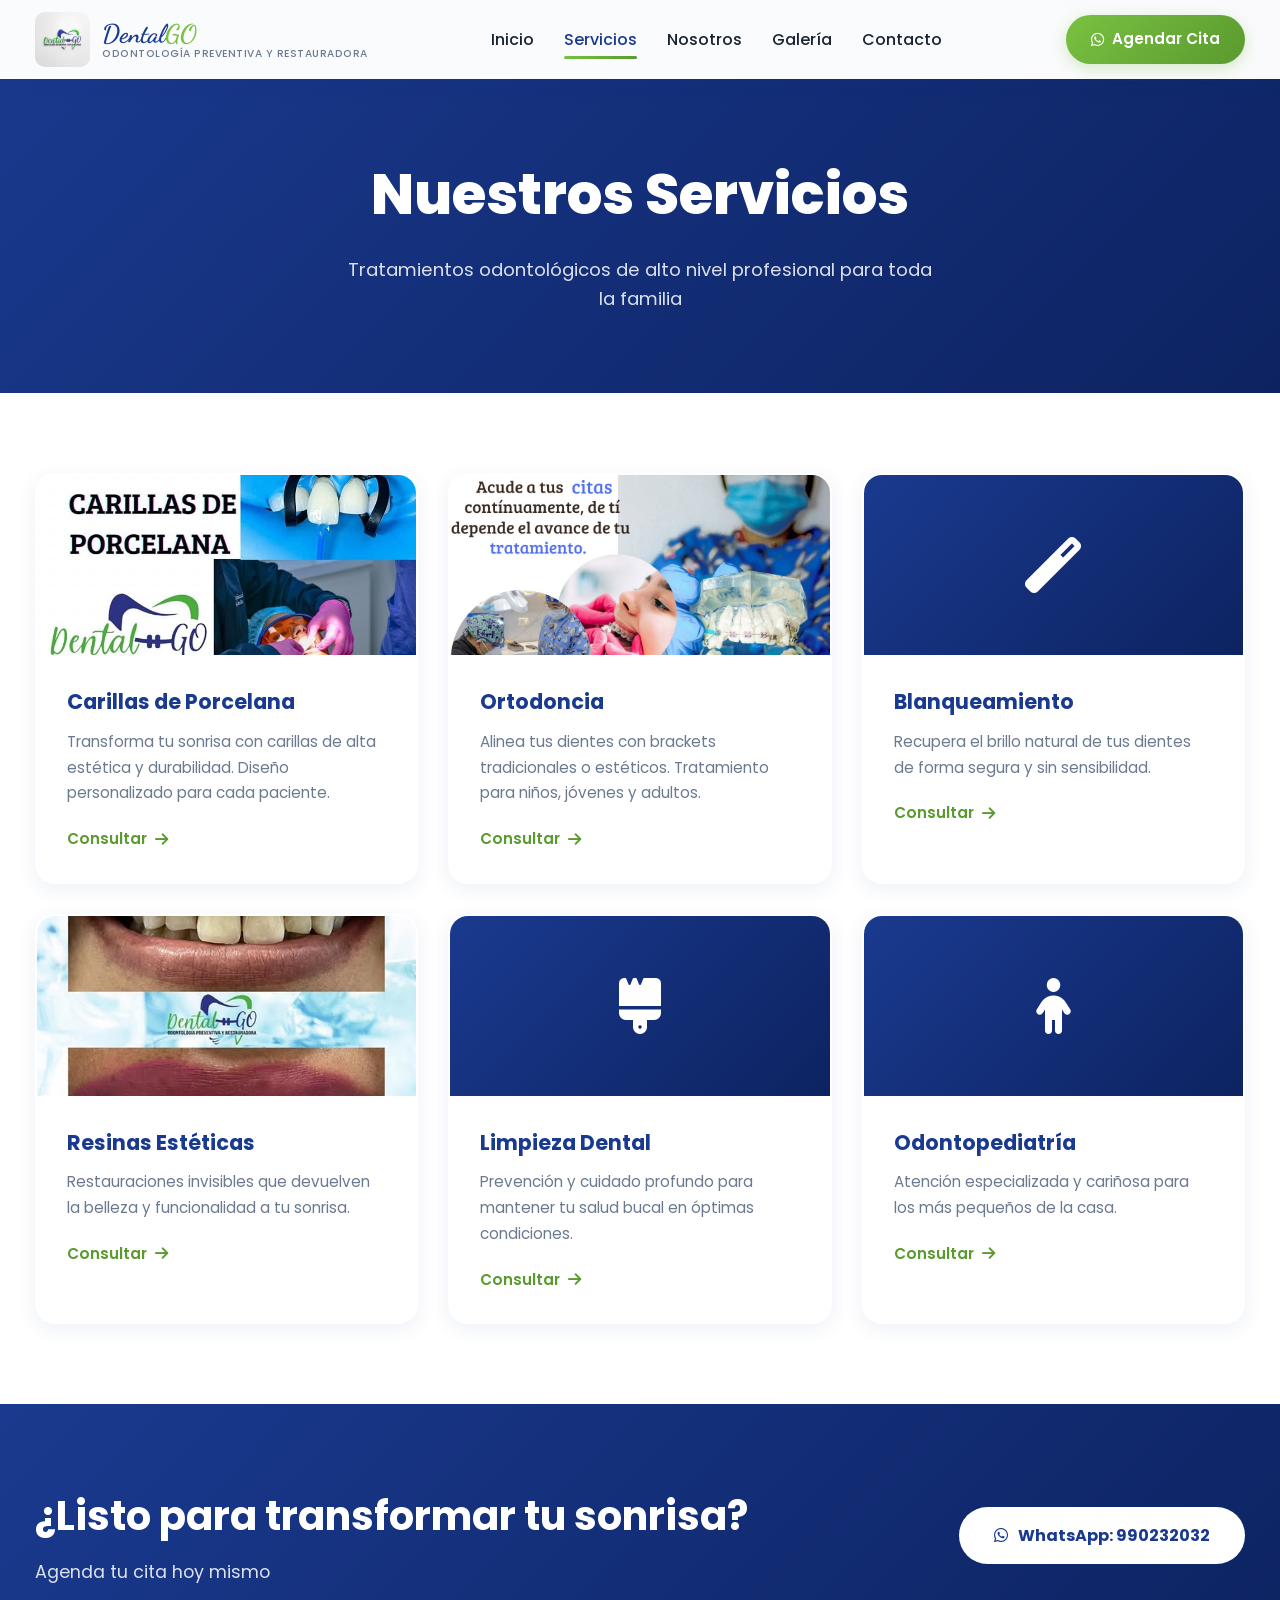
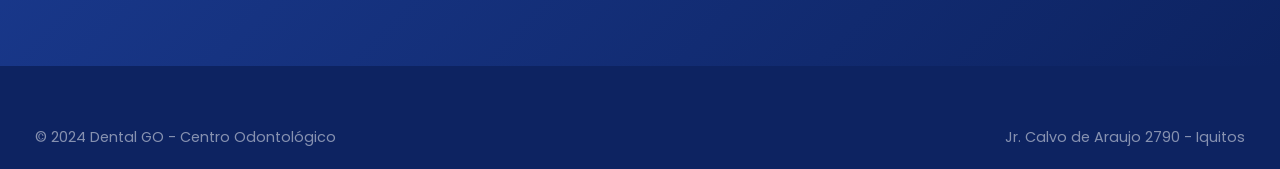
<file: servicios.html>
<!doctype html>
<html lang="es">
  <head>
    <meta charset="UTF-8" />
    <meta name="viewport" content="width=device-width, initial-scale=1.0" />
    <title>Servicios - Dental GO</title>
    <link
      href="https://fonts.googleapis.com/css2?family=Poppins:wght@300;400;500;600;700;800&family=Dancing+Script:wght@700&display=swap"
      rel="stylesheet"
    />
    <link
      rel="stylesheet"
      href="https://cdnjs.cloudflare.com/ajax/libs/font-awesome/6.5.1/css/all.min.css"
    />
    <link rel="stylesheet" href="css/estilo.css" />
  </head>
  <body>
    <header class="header" id="header">
      <div class="container">
        <div class="header-contenido">
          <a href="index.html" class="logo">
            <img src="img/logo.jpg" alt="Dental GO Logo" class="logo-imagen" />
            <div class="logo-texto">
              <span class="logo-nombre"
                >Dental<span class="destacado">GO</span></span
              >
              <span class="logo-slogan"
                >Odontología Preventiva y Restauradora</span
              >
            </div>
          </a>
          <nav class="nav-principal" id="navPrincipal">
            <ul class="nav-menu">
              <li><a href="index.html">Inicio</a></li>
              <li><a href="servicios.html" class="activo">Servicios</a></li>
              <li><a href="nosotros.html">Nosotros</a></li>
              <li><a href="galeria.html">Galería</a></li>
              <li><a href="contacto.html">Contacto</a></li>
            </ul>
          </nav>
          <div class="acciones-header">
            <a
              href="https://wa.me/51990232032"
              target="_blank"
              class="btn-cita"
            >
              <i class="fab fa-whatsapp"></i> Agendar Cita
            </a>
            <button class="btn-menu-mobile" id="btnMenuMobile">
              <i class="fas fa-bars"></i>
            </button>
          </div>
        </div>
      </div>
    </header>

    <section class="pagina-hero">
      <div class="container">
        <h1>Nuestros Servicios</h1>
        <p>
          Tratamientos odontológicos de alto nivel profesional para toda la
          familia
        </p>
      </div>
    </section>

    <section class="pagina-contenido">
      <div class="container">
        <div class="grid-servicios">
          <!-- Servicio 1 - CON IMAGEN -->
          <div class="servicio-card">
            <div class="servicio-imagen" style="background: none; padding: 0">
              <img
                src="img/carilla-porcelana.jpg"
                alt="Carillas de Porcelana"
                style="width: 100%; height: 100%; object-fit: cover"
              />
            </div>
            <div class="servicio-info">
              <h3>Carillas de Porcelana</h3>
              <p>
                Transforma tu sonrisa con carillas de alta estética y
                durabilidad. Diseño personalizado para cada paciente.
              </p>
              <a href="https://wa.me/51990232032" class="servicio-link"
                >Consultar <i class="fas fa-arrow-right"></i
              ></a>
            </div>
          </div>

          <!-- Servicio 2 - CON IMAGEN -->
          <div class="servicio-card">
            <div class="servicio-imagen" style="background: none; padding: 0">
              <img
                src="img/control-bracket.jpg"
                alt="Ortodoncia"
                style="width: 100%; height: 100%; object-fit: cover"
              />
            </div>
            <div class="servicio-info">
              <h3>Ortodoncia</h3>
              <p>
                Alinea tus dientes con brackets tradicionales o estéticos.
                Tratamiento para niños, jóvenes y adultos.
              </p>
              <a href="https://wa.me/51990232032" class="servicio-link"
                >Consultar <i class="fas fa-arrow-right"></i
              ></a>
            </div>
          </div>

          <!-- Servicio 3 - SIN IMAGEN (icono) -->
          <div class="servicio-card">
            <div class="servicio-imagen"><i class="fas fa-magic"></i></div>
            <div class="servicio-info">
              <h3>Blanqueamiento</h3>
              <p>
                Recupera el brillo natural de tus dientes de forma segura y sin
                sensibilidad.
              </p>
              <a href="https://wa.me/51990232032" class="servicio-link"
                >Consultar <i class="fas fa-arrow-right"></i
              ></a>
            </div>
          </div>

          <!-- Servicio 4 - CON IMAGEN -->
          <div class="servicio-card">
            <div class="servicio-imagen" style="background: none; padding: 0">
              <img
                src="img/carillas-resina.jpg"
                alt="Resinas Estéticas"
                style="width: 100%; height: 100%; object-fit: cover"
              />
            </div>
            <div class="servicio-info">
              <h3>Resinas Estéticas</h3>
              <p>
                Restauraciones invisibles que devuelven la belleza y
                funcionalidad a tu sonrisa.
              </p>
              <a href="https://wa.me/51990232032" class="servicio-link"
                >Consultar <i class="fas fa-arrow-right"></i
              ></a>
            </div>
          </div>

          <!-- Servicio 5 - SIN IMAGEN (icono) -->
          <div class="servicio-card">
            <div class="servicio-imagen"><i class="fas fa-brush"></i></div>
            <div class="servicio-info">
              <h3>Limpieza Dental</h3>
              <p>
                Prevención y cuidado profundo para mantener tu salud bucal en
                óptimas condiciones.
              </p>
              <a href="https://wa.me/51990232032" class="servicio-link"
                >Consultar <i class="fas fa-arrow-right"></i
              ></a>
            </div>
          </div>

          <!-- Servicio 6 - SIN IMAGEN (icono) -->
          <div class="servicio-card">
            <div class="servicio-imagen"><i class="fas fa-child"></i></div>
            <div class="servicio-info">
              <h3>Odontopediatría</h3>
              <p>
                Atención especializada y cariñosa para los más pequeños de la
                casa.
              </p>
              <a href="https://wa.me/51990232032" class="servicio-link"
                >Consultar <i class="fas fa-arrow-right"></i
              ></a>
            </div>
          </div>
        </div>
      </div>
    </section>

    <section class="cta-final">
      <div class="container">
        <div class="cta-contenido">
          <div class="cta-texto">
            <h2>¿Listo para transformar tu sonrisa?</h2>
            <p>Agenda tu cita hoy mismo</p>
          </div>
          <div class="cta-botones">
            <a
              href="https://wa.me/51990232032"
              target="_blank"
              class="btn-blanco"
            >
              <i class="fab fa-whatsapp"></i> WhatsApp: 990232032
            </a>
          </div>
        </div>
      </div>
    </section>

    <footer class="footer">
      <div class="container">
        <div class="footer-bottom" style="border: none; padding-top: 0">
          <p>&copy; 2024 Dental GO - Centro Odontológico</p>
          <p>Jr. Calvo de Araujo 2790 - Iquitos</p>
        </div>
      </div>
    </footer>
    <script src="js/app.js"></script>
  </body>
</html>
</file>
<file: css/estilo.css>
/* RESET Y VARIABLES */
* {
    margin: 0;
    padding: 0;
    box-sizing: border-box;
}

:root {
    --azul-primario: #1a3a8f;
    --azul-oscuro: #0d2361;
    --azul-claro: #4a6fd4;
    --verde-lima: #7ac142;
    --verde-oscuro: #5a9a2e;
    --blanco: #ffffff;
    --gris-claro: #f5f7fa;
    --gris-medio: #e0e6ed;
    --gris-texto: #6b7a8f;
    --negro: #1a2332;
    --gradiente-azul: linear-gradient(135deg, #1a3a8f 0%, #0d2361 100%);
    --gradiente-verde: linear-gradient(135deg, #7ac142 0%, #5a9a2e 100%);
    --sombra-suave: 0 5px 20px rgba(26, 58, 143, 0.08);
    --sombra-media: 0 10px 40px rgba(26, 58, 143, 0.12);
    --sombra-fuerte: 0 20px 60px rgba(26, 58, 143, 0.2);
    --transicion: all 0.35s cubic-bezier(0.4, 0, 0.2, 1);
}

html {
    scroll-behavior: smooth;
}

body {
    font-family: 'Poppins', sans-serif;
    background: var(--blanco);
    color: var(--negro);
    line-height: 1.6;
    overflow-x: hidden;
}

.container {
    max-width: 1250px;
    margin: 0 auto;
    padding: 0 20px;
}

/* ============================================ */
/* HEADER */
/* ============================================ */
.header {
    position: fixed;
    top: 0;
    left: 0;
    width: 100%;
    z-index: 1000;
    background: rgba(255, 255, 255, 0.98);
    backdrop-filter: blur(10px);
    box-shadow: 0 2px 20px rgba(26, 58, 143, 0.08);
    transition: var(--transicion);
}

.header.scroll {
    box-shadow: 0 5px 30px rgba(26, 58, 143, 0.15);
}

.header-contenido {
    display: flex;
    justify-content: space-between;
    align-items: center;
    padding: 12px 0;
    gap: 20px;
}

.logo {
    display: flex;
    align-items: center;
    gap: 12px;
    text-decoration: none;
    flex-shrink: 0;
}

/* Logo con imagen */
.logo-imagen {
    height: 55px;
    width: 55px;
    object-fit: contain;
    border-radius: 10px;
    transition: var(--transicion);
    mix-blend-mode: multiply;
    background: transparent;
}

.logo:hover .logo-imagen {
    transform: scale(1.05);
}

.logo-texto {
    display: flex;
    flex-direction: column;
    line-height: 1.1;
}

.logo-nombre {
    font-size: 1.6rem;
    font-weight: 800;
    color: var(--azul-primario);
    font-family: 'Dancing Script', cursive;
}

.logo-nombre .destacado {
    color: var(--verde-lima);
}

.logo-slogan {
    font-size: 0.65rem;
    color: var(--gris-texto);
    font-weight: 500;
    letter-spacing: 0.5px;
    text-transform: uppercase;
}

.nav-menu {
    display: flex;
    list-style: none;
    gap: 30px;
    align-items: center;
}

.nav-menu a {
    color: var(--negro);
    text-decoration: none;
    font-weight: 500;
    font-size: 1rem;
    position: relative;
    padding: 8px 0;
    transition: var(--transicion);
}

.nav-menu a::after {
    content: '';
    position: absolute;
    bottom: 0;
    left: 0;
    width: 0;
    height: 3px;
    background: var(--gradiente-verde);
    border-radius: 3px;
    transition: var(--transicion);
}

.nav-menu a:hover,
.nav-menu a.activo {
    color: var(--azul-primario);
}

.nav-menu a:hover::after,
.nav-menu a.activo::after {
    width: 100%;
}

.acciones-header {
    display: flex;
    align-items: center;
    gap: 15px;
}

.btn-cita {
    display: inline-flex;
    align-items: center;
    gap: 8px;
    padding: 12px 25px;
    background: var(--gradiente-verde);
    color: var(--blanco);
    text-decoration: none;
    border-radius: 50px;
    font-weight: 600;
    font-size: 0.95rem;
    transition: var(--transicion);
    box-shadow: 0 4px 15px rgba(122, 193, 66, 0.3);
}

.btn-cita:hover {
    transform: translateY(-2px);
    box-shadow: 0 8px 25px rgba(122, 193, 66, 0.4);
}

.btn-menu-mobile {
    display: none;
    background: none;
    border: none;
    font-size: 1.5rem;
    color: var(--azul-primario);
    cursor: pointer;
}

/* ============================================ */
/* HERO */
/* ============================================ */
.hero {
    min-height: 100vh;
    padding: 130px 0 60px;
    position: relative;
    overflow: hidden;
    background: linear-gradient(135deg, #f5f7fa 0%, #e8f0fe 100%);
}

.hero-contenido {
    display: grid;
    grid-template-columns: 1.2fr 1fr;
    gap: 60px;
    align-items: center;
    position: relative;
    z-index: 1;
}

.hero-texto {
    animation: fadeInUp 1s ease;
}

.hero-titulo {
    font-size: 3.8rem;
    font-weight: 800;
    line-height: 1.1;
    color: var(--azul-primario);
    margin-bottom: 25px;
}

.hero-titulo .texto-destacado {
    color: var(--verde-lima);
}

.hero-descripcion {
    font-size: 1.15rem;
    color: var(--gris-texto);
    max-width: 550px;
    margin-bottom: 35px;
    line-height: 1.8;
}

.hero-botones {
    display: flex;
    gap: 15px;
    flex-wrap: wrap;
    margin-bottom: 40px;
}

.btn-primario {
    display: inline-flex;
    align-items: center;
    gap: 10px;
    padding: 16px 35px;
    background: var(--gradiente-azul);
    color: var(--blanco);
    text-decoration: none;
    border-radius: 50px;
    font-weight: 600;
    font-size: 1rem;
    border: none;
    cursor: pointer;
    transition: var(--transicion);
    box-shadow: 0 8px 25px rgba(26, 58, 143, 0.25);
}

.btn-primario:hover {
    transform: translateY(-3px);
    box-shadow: 0 15px 35px rgba(26, 58, 143, 0.35);
}

.btn-secundario {
    display: inline-flex;
    align-items: center;
    gap: 10px;
    padding: 16px 35px;
    background: var(--blanco);
    color: var(--azul-primario);
    text-decoration: none;
    border-radius: 50px;
    font-weight: 600;
    font-size: 1rem;
    border: 2px solid var(--gris-medio);
    cursor: pointer;
    transition: var(--transicion);
}

.btn-secundario:hover {
    border-color: var(--azul-primario);
    transform: translateY(-3px);
    box-shadow: var(--sombra-media);
}

.hero-info {
    display: flex;
    gap: 30px;
    flex-wrap: wrap;
}

.hero-info-item {
    display: flex;
    align-items: center;
    gap: 12px;
}

.hero-info-item i {
    width: 45px;
    height: 45px;
    background: var(--gradiente-verde);
    color: var(--blanco);
    border-radius: 12px;
    display: flex;
    align-items: center;
    justify-content: center;
    font-size: 1.2rem;
}

.hero-info-item div {
    display: flex;
    flex-direction: column;
    line-height: 1.3;
}

.hero-info-item strong {
    color: var(--azul-primario);
    font-size: 0.95rem;
}

.hero-info-item span {
    color: var(--gris-texto);
    font-size: 0.8rem;
}

.hero-imagen {
    display: flex;
    justify-content: center;
    align-items: center;
    position: relative;
}

.hero-imagen-contenedor {
    position: relative;
    width: 100%;
    max-width: 450px;
}

.circulo-decorativo {
    position: absolute;
    border-radius: 50%;
    z-index: 0;
}

.circulo-1 {
    width: 300px;
    height: 300px;
    background: var(--gradiente-azul);
    top: -30px;
    right: -30px;
    opacity: 0.15;
    animation: flotar 6s ease-in-out infinite;
}

.circulo-2 {
    width: 200px;
    height: 200px;
    background: var(--gradiente-verde);
    bottom: -20px;
    left: -20px;
    opacity: 0.2;
    animation: flotar 8s ease-in-out infinite reverse;
}

/* Banner del hero */
.hero-banner {
    width: 100%;
    max-width: 500px;
    border-radius: 30px;
    box-shadow: var(--sombra-fuerte);
    position: relative;
    z-index: 1;
    object-fit: cover;
    display: block;
    transition: var(--transicion);
}

.hero-banner:hover {
    transform: scale(1.02);
}

/* ============================================ */
/* ANIMACIONES */
/* ============================================ */
@keyframes fadeInUp {
    from {
        opacity: 0;
        transform: translateY(30px);
    }
    to {
        opacity: 1;
        transform: translateY(0);
    }
}

@keyframes flotar {
    0%, 100% { transform: translateY(0); }
    50% { transform: translateY(-20px); }
}

@keyframes pulso {
    0%, 100% { box-shadow: 0 10px 30px rgba(37, 211, 102, 0.4); }
    50% { box-shadow: 0 10px 30px rgba(37, 211, 102, 0.7), 0 0 0 15px rgba(37, 211, 102, 0.1); }
}

/* ============================================ */
/* BENEFICIOS */
/* ============================================ */
.beneficios {
    padding: 80px 0;
    background: var(--blanco);
}

.grid-beneficios {
    display: grid;
    grid-template-columns: repeat(4, 1fr);
    gap: 30px;
}

.beneficio-item {
    text-align: center;
    padding: 30px 20px;
    border-radius: 20px;
    background: var(--gris-claro);
    transition: var(--transicion);
    border: 2px solid transparent;
}

.beneficio-item:hover {
    transform: translateY(-10px);
    border-color: var(--verde-lima);
    background: var(--blanco);
    box-shadow: var(--sombra-media);
}

.beneficio-icono {
    width: 70px;
    height: 70px;
    background: var(--gradiente-azul);
    border-radius: 20px;
    display: flex;
    align-items: center;
    justify-content: center;
    color: var(--blanco);
    font-size: 1.8rem;
    margin: 0 auto 20px;
    transition: var(--transicion);
}

.beneficio-item:hover .beneficio-icono {
    background: var(--gradiente-verde);
    transform: rotate(-5deg) scale(1.1);
}

.beneficio-item h3 {
    color: var(--azul-primario);
    font-size: 1.1rem;
    margin-bottom: 10px;
}

.beneficio-item p {
    color: var(--gris-texto);
    font-size: 0.9rem;
}

/* ============================================ */
/* SECCIÓN ENCABEZADO */
/* ============================================ */
.seccion-encabezado {
    text-align: center;
    max-width: 700px;
    margin: 0 auto 60px;
}

.seccion-encabezado h2 {
    font-size: 2.8rem;
    font-weight: 800;
    color: var(--azul-primario);
    margin-bottom: 15px;
    line-height: 1.2;
}

.seccion-encabezado p {
    color: var(--gris-texto);
    font-size: 1.1rem;
}

/* ============================================ */
/* SERVICIOS */
/* ============================================ */
.servicios {
    padding: 80px 0;
    background: var(--gris-claro);
}

.grid-servicios {
    display: grid;
    grid-template-columns: repeat(3, 1fr);
    gap: 30px;
}

.servicio-card {
    background: var(--blanco);
    border-radius: 20px;
    overflow: hidden;
    box-shadow: var(--sombra-suave);
    transition: var(--transicion);
    border: 2px solid transparent;
}

.servicio-card:hover {
    transform: translateY(-10px);
    box-shadow: var(--sombra-fuerte);
    border-color: var(--verde-lima);
}

.servicio-imagen {
    height: 180px;
    background: var(--gradiente-azul);
    display: flex;
    align-items: center;
    justify-content: center;
    color: var(--blanco);
    font-size: 3.5rem;
    overflow: hidden;
    position: relative;
}

.servicio-card:hover .servicio-imagen {
    background: var(--gradiente-verde);
}

/* Imagen dentro de servicio */
.servicio-imagen img {
    width: 100%;
    height: 100%;
    object-fit: cover;
    display: block;
    transition: var(--transicion);
}

.servicio-card:hover .servicio-imagen img {
    transform: scale(1.1);
}

.servicio-info {
    padding: 30px;
}

.servicio-info h3 {
    color: var(--azul-primario);
    font-size: 1.3rem;
    margin-bottom: 10px;
}

.servicio-info p {
    color: var(--gris-texto);
    font-size: 0.95rem;
    margin-bottom: 20px;
    line-height: 1.7;
}

.servicio-link {
    display: inline-flex;
    align-items: center;
    gap: 8px;
    color: var(--verde-oscuro);
    text-decoration: none;
    font-weight: 600;
    font-size: 0.95rem;
    transition: var(--transicion);
}

.servicio-link:hover {
    gap: 15px;
    color: var(--verde-lima);
}

/* ============================================ */
/* GALERÍA */
/* ============================================ */
.galeria {
    padding: 80px 0;
    background: var(--blanco);
}

.grid-galeria {
    display: grid;
    grid-template-columns: repeat(4, 1fr);
    gap: 20px;
    margin-bottom: 40px;
}

.galeria-item {
    position: relative;
    border-radius: 20px;
    overflow: hidden;
    aspect-ratio: 1;
    cursor: pointer;
    transition: var(--transicion);
}

.galeria-item:hover {
    transform: scale(1.03);
    box-shadow: var(--sombra-fuerte);
}

.galeria-imagen {
    width: 100%;
    height: 100%;
    object-fit: cover;
    display: block;
    transition: var(--transicion);
}

.galeria-item:hover .galeria-imagen {
    transform: scale(1.1);
}

.galeria-overlay {
    position: absolute;
    bottom: 0;
    left: 0;
    right: 0;
    padding: 30px 20px 20px;
    background: linear-gradient(to top, rgba(0,0,0,0.8), transparent);
    color: var(--blanco);
    transform: translateY(100%);
    transition: var(--transicion);
}

.galeria-item:hover .galeria-overlay {
    transform: translateY(0);
}

.galeria-overlay h4 {
    font-size: 1.1rem;
    margin-bottom: 5px;
}

.galeria-overlay p {
    font-size: 0.85rem;
    opacity: 0.9;
}

.galeria-cta {
    text-align: center;
}

/* ============================================ */
/* CTA FINAL */
/* ============================================ */
.cta-final {
    padding: 80px 0;
    background: var(--gradiente-azul);
    position: relative;
    overflow: hidden;
}

.cta-contenido {
    display: flex;
    justify-content: space-between;
    align-items: center;
    gap: 40px;
    position: relative;
    z-index: 1;
    flex-wrap: wrap;
}

.cta-texto h2 {
    color: var(--blanco);
    font-size: 2.5rem;
    margin-bottom: 10px;
}

.cta-texto p {
    color: rgba(255, 255, 255, 0.85);
    font-size: 1.1rem;
}

.cta-botones {
    display: flex;
    gap: 15px;
    flex-wrap: wrap;
}

.btn-blanco {
    display: inline-flex;
    align-items: center;
    gap: 10px;
    padding: 16px 35px;
    background: var(--blanco);
    color: var(--azul-primario);
    text-decoration: none;
    border-radius: 50px;
    font-weight: 700;
    transition: var(--transicion);
}

.btn-blanco:hover {
    transform: translateY(-3px);
    box-shadow: 0 15px 40px rgba(0,0,0,0.25);
}

.btn-outline-blanco {
    display: inline-flex;
    align-items: center;
    gap: 10px;
    padding: 16px 35px;
    background: transparent;
    color: var(--blanco);
    text-decoration: none;
    border-radius: 50px;
    font-weight: 700;
    border: 2px solid rgba(255, 255, 255, 0.4);
    transition: var(--transicion);
}

.btn-outline-blanco:hover {
    background: rgba(255, 255, 255, 0.1);
    border-color: var(--blanco);
    transform: translateY(-3px);
}

/* ============================================ */
/* FOOTER */
/* ============================================ */
.footer {
    background: var(--azul-oscuro);
    color: var(--blanco);
    padding: 60px 0 20px;
}

.grid-footer {
    display: grid;
    grid-template-columns: 2fr 1fr 1fr 1.5fr;
    gap: 40px;
    margin-bottom: 40px;
}

.logo-footer {
    display: flex;
    align-items: center;
    gap: 10px;
    font-size: 1.8rem;
    font-weight: 800;
    font-family: 'Dancing Script', cursive;
    margin-bottom: 15px;
}

.logo-footer i {
    color: var(--verde-lima);
}

.logo-footer .destacado {
    color: var(--verde-lima);
}

.footer-columna p {
    color: rgba(255, 255, 255, 0.7);
    line-height: 1.8;
    font-size: 0.95rem;
}

.footer-columna h4 {
    margin-bottom: 20px;
    color: var(--verde-lima);
    font-size: 1.1rem;
}

.footer-columna ul {
    list-style: none;
}

.footer-columna ul li {
    margin-bottom: 12px;
}

.footer-columna ul li a {
    color: rgba(255, 255, 255, 0.7);
    text-decoration: none;
    transition: var(--transicion);
    font-size: 0.95rem;
}

.footer-columna ul li a:hover {
    color: var(--verde-lima);
    padding-left: 5px;
}

.contacto-lista li {
    display: flex;
    gap: 12px;
    color: rgba(255, 255, 255, 0.7);
    font-size: 0.95rem;
    align-items: flex-start;
}

.contacto-lista li i {
    color: var(--verde-lima);
    margin-top: 4px;
    width: 20px;
}

.redes-sociales {
    display: flex;
    gap: 12px;
    margin-top: 20px;
}

.redes-sociales a {
    width: 42px;
    height: 42px;
    background: rgba(255, 255, 255, 0.1);
    border-radius: 12px;
    display: flex;
    align-items: center;
    justify-content: center;
    color: var(--blanco);
    text-decoration: none;
    transition: var(--transicion);
}

.redes-sociales a:hover {
    background: var(--verde-lima);
    transform: translateY(-3px);
}

.footer-bottom {
    padding-top: 20px;
    border-top: 1px solid rgba(255, 255, 255, 0.1);
    display: flex;
    justify-content: space-between;
    color: rgba(255, 255, 255, 0.5);
    font-size: 0.9rem;
    flex-wrap: wrap;
    gap: 10px;
}

/* ============================================ */
/* PÁGINAS INTERNAS */
/* ============================================ */
.pagina-hero {
    padding: 150px 0 80px;
    background: var(--gradiente-azul);
    text-align: center;
    color: var(--blanco);
    position: relative;
    overflow: hidden;
}

.pagina-hero h1 {
    font-size: 3.5rem;
    font-weight: 800;
    margin-bottom: 15px;
}

.pagina-hero p {
    color: rgba(255, 255, 255, 0.85);
    font-size: 1.15rem;
    max-width: 600px;
    margin: 0 auto;
}

.pagina-contenido {
    padding: 80px 0;
}

/* ============================================ */
/* RESPONSIVE OPTIMIZADO - DENTAL GO */
/* ============================================ */

/* ========== TABLETS (hasta 1024px) ========== */
@media (max-width: 1024px) {
    .hero-titulo { font-size: 3rem; }
    .hero-contenido { grid-template-columns: 1fr; text-align: center; }
    .hero-descripcion { margin: 0 auto 35px; }
    .hero-botones, .hero-info { justify-content: center; }
    .grid-beneficios { grid-template-columns: repeat(2, 1fr); }
    .grid-servicios { grid-template-columns: repeat(2, 1fr); }
    .grid-galeria { grid-template-columns: repeat(2, 1fr); }
    .grid-footer { grid-template-columns: repeat(2, 1fr); }
    .nav-menu { gap: 20px; }
    .nav-menu a { font-size: 0.9rem; }

    .pagina-contenido .container > div[style*="grid-template-columns"] {
        grid-template-columns: 1fr !important;
        gap: 30px !important;
    }
}

/* ========== MÓVILES GRANDES (hasta 768px) ========== */
@media (max-width: 768px) {

    /* ----- HEADER ----- */
    .header-contenido {
        padding: 8px 0;
        gap: 8px;
    }

    .logo {
        gap: 8px;
        flex-shrink: 0;
    }

    /* LOGO MÁS PEQUEÑO EN MÓVIL */
    .logo-imagen {
        height: 42px;
        width: 42px;
        object-fit: contain;
        border-radius: 8px;
    }

    .logo-texto {
        line-height: 1;
    }

    .logo-nombre {
        font-size: 1.2rem;
    }

    /* OCULTAR EL SLOGAN EN MÓVIL */
    .logo-slogan {
        display: none;
    }

    /* BOTÓN AGENDAR CITA MÁS PEQUEÑO */
    .btn-cita {
        padding: 8px 14px;
        font-size: 0.78rem;
        gap: 5px;
    }

    .btn-cita i {
        font-size: 0.85rem;
    }

    /* ----- MENÚ HAMBURGUESA ----- */
    .nav-principal {
        position: absolute;
        top: 100%;
        left: 0;
        right: 0;
        background: var(--blanco);
        padding: 15px 20px;
        box-shadow: 0 10px 30px rgba(0,0,0,0.15);
        display: none;
        border-top: 1px solid var(--gris-medio);
        z-index: 999;
    }

    .nav-principal.abierto {
        display: block;
    }

    .nav-menu {
        flex-direction: column;
        gap: 5px;
        align-items: flex-start;
    }

    .nav-menu li {
        width: 100%;
    }

    .nav-menu a {
        font-size: 1rem;
        padding: 12px 0;
        width: 100%;
        display: block;
        border-bottom: 1px solid var(--gris-claro);
    }

    .nav-menu li:last-child a {
        border-bottom: none;
    }

    .btn-menu-mobile {
        display: block;
        font-size: 1.3rem;
        padding: 5px;
        color: var(--azul-primario);
    }

    /* ----- HERO ----- */
    .hero {
        padding: 90px 0 40px;
        min-height: auto;
    }

    .hero-titulo {
        font-size: 2rem;
        line-height: 1.15;
    }

    .hero-descripcion {
        font-size: 0.98rem;
        line-height: 1.6;
        margin-bottom: 25px;
    }

    .hero-botones {
        flex-direction: column;
        gap: 10px;
        margin-bottom: 30px;
    }

    .btn-primario,
    .btn-secundario {
        padding: 14px 25px;
        font-size: 0.95rem;
        width: 100%;
        justify-content: center;
    }

    .hero-info {
        flex-direction: column;
        gap: 12px;
        align-items: flex-start;
        text-align: left;
    }

    .hero-info-item {
        gap: 12px;
    }

    .hero-info-item i {
        width: 42px;
        height: 42px;
        font-size: 1rem;
    }

    .hero-info-item strong {
        font-size: 0.95rem;
    }

    /* OCULTAR IMAGEN DEL HERO EN MÓVIL */
    .hero-imagen {
        display: none !important;
    }

    /* ----- SECCIONES ----- */
    .seccion-encabezado {
        margin-bottom: 40px;
    }

    .seccion-encabezado h2 {
        font-size: 1.8rem;
    }

    .seccion-encabezado p {
        font-size: 0.98rem;
    }

    /* ----- GRIDS A 1 COLUMNA ----- */
    .grid-beneficios,
    .grid-servicios,
    .grid-galeria {
        grid-template-columns: 1fr;
        gap: 20px;
    }

    /* ----- SERVICIOS ----- */
    .servicio-imagen {
        height: 200px;
    }

    .servicio-imagen img {
        width: 100%;
        height: 100%;
        object-fit: cover;
    }

    /* ----- GALERÍA ----- */
    .galeria-item {
        aspect-ratio: 1 / 1;
        border-radius: 15px;
    }

    /* ----- NOSOTROS (IMÁGENES GIGANTES) ----- */
    .pagina-contenido img {
        max-width: 100%;
        height: auto !important;
        max-height: 350px;
        object-fit: cover;
        border-radius: 20px;
    }

    .pagina-contenido .container > div {
        grid-template-columns: 1fr !important;
    }

    .pagina-contenido .container > div > div[style*="border-radius"] {
        max-width: 100%;
    }

    .pagina-contenido > .container > div > div[style*="gradiente-azul"] {
        padding: 30px 20px !important;
    }

    /* ----- CTA ----- */
    .cta-final {
        padding: 50px 0;
    }

    .cta-contenido {
        flex-direction: column;
        text-align: center;
        gap: 25px;
    }

    .cta-texto h2 {
        font-size: 1.6rem;
    }

    .cta-botones {
        flex-direction: column;
        width: 100%;
        gap: 10px;
    }

    .btn-blanco,
    .btn-outline-blanco {
        width: 100%;
        justify-content: center;
        padding: 14px 25px;
        font-size: 0.95rem;
    }

    /* ----- PÁGINAS INTERNAS ----- */
    .pagina-hero {
        padding: 110px 0 50px;
    }

    .pagina-hero h1 {
        font-size: 2rem;
    }

    .pagina-hero p {
        font-size: 1rem;
    }

    .pagina-contenido {
        padding: 40px 0;
    }

    /* ----- FOOTER ----- */
    .footer {
        padding: 40px 0 15px;
    }

    .grid-footer {
        grid-template-columns: 1fr;
        gap: 30px;
        text-align: center;
    }

    .logo-footer {
        justify-content: center;
        font-size: 1.5rem;
    }

    .redes-sociales {
        justify-content: center;
    }

    .contacto-lista li {
        justify-content: center;
    }

    .footer-bottom {
        flex-direction: column;
        gap: 8px;
        text-align: center;
        justify-content: center;
        font-size: 0.85rem;
    }
}

/* ========== MÓVILES PEQUEÑOS (hasta 480px) ========== */
@media (max-width: 480px) {
    .container {
        padding: 0 15px;
    }

    .hero {
        padding: 85px 0 35px;
    }

    .hero-titulo {
        font-size: 1.7rem;
    }

    .hero-descripcion {
        font-size: 0.92rem;
    }

    /* Logo aún más pequeño */
    .logo-imagen {
        height: 38px;
        width: 38px;
    }

    .logo-nombre {
        font-size: 1.05rem;
    }

    /* Botón cita compacto */
    .btn-cita {
        padding: 7px 11px;
        font-size: 0.72rem;
    }

    .btn-cita i {
        font-size: 0.85rem;
    }

    .seccion-encabezado h2 {
        font-size: 1.5rem;
    }

    .pagina-hero h1 {
        font-size: 1.6rem;
    }

    .cta-texto h2 {
        font-size: 1.4rem;
    }

    .hero-info-item i {
        width: 38px;
        height: 38px;
        font-size: 0.9rem;
    }

    .beneficio-item {
        padding: 25px 15px;
    }

    .servicio-info {
        padding: 20px;
    }

    .servicio-info h3 {
        font-size: 1.15rem;
    }

    /* Imágenes en general */
    .pagina-contenido img {
        max-height: 280px;
    }
}

/* ============================================ */
/* ESTILOS ESPECÍFICOS DE NOSOTROS.HTML */
/* ============================================ */

.nosotros-grid {
    display: grid;
    grid-template-columns: 1fr 1fr;
    gap: 60px;
    align-items: center;
    margin-top: 60px;
}

.nosotros-titulo {
    color: var(--azul-primario);
    font-size: 2rem;
    margin-bottom: 20px;
}

.nosotros-parrafo {
    color: var(--gris-texto);
    line-height: 1.8;
    margin-bottom: 20px;
}

.compromiso-lista {
    display: grid;
    gap: 20px;
    margin-top: 30px;
}

.compromiso-item {
    display: flex;
    gap: 15px;
    align-items: flex-start;
}

.compromiso-icono {
    width: 50px;
    height: 50px;
    background: var(--gradiente-verde);
    border-radius: 12px;
    display: flex;
    align-items: center;
    justify-content: center;
    color: white;
    font-size: 1.3rem;
    flex-shrink: 0;
}

.compromiso-item h4 {
    color: var(--azul-primario);
    margin-bottom: 5px;
    font-size: 1.05rem;
}

.compromiso-item p {
    color: var(--gris-texto);
    font-size: 0.95rem;
}

/* Imagen principal del consultorio */
.nosotros-imagen-principal {
    border-radius: 30px;
    overflow: hidden;
    box-shadow: var(--sombra-fuerte);
    max-height: 450px;
}

.nosotros-imagen-principal img {
    width: 100%;
    height: 100%;
    max-height: 450px;
    object-fit: cover;
    display: block;
}

/* Grid de imágenes secundarias */
.nosotros-grid-2 {
    display: grid;
    grid-template-columns: 1fr 1fr;
    gap: 30px;
    margin-top: 60px;
}

.nosotros-imagen-secundaria {
    border-radius: 30px;
    overflow: hidden;
    box-shadow: var(--sombra-media);
    max-height: 350px;
}

.nosotros-imagen-secundaria img {
    width: 100%;
    height: 350px;
    object-fit: cover;
    display: block;
}

/* Tarjeta del doctor */
.doctor-card {
    background: var(--gradiente-azul);
    border-radius: 30px;
    padding: 50px 40px;
    color: white;
    text-align: center;
    margin-top: 60px;
    max-width: 700px;
    margin-left: auto;
    margin-right: auto;
}

.doctor-icono {
    width: 120px;
    height: 120px;
    background: rgba(255, 255, 255, 0.15);
    border-radius: 50%;
    display: flex;
    align-items: center;
    justify-content: center;
    margin: 0 auto 25px;
    font-size: 3rem;
}

.doctor-card h3 {
    font-size: 1.8rem;
    margin-bottom: 10px;
}

.doctor-cargo {
    color: var(--verde-lima);
    font-weight: 600;
    margin-bottom: 20px;
    font-size: 1.1rem;
}

.doctor-descripcion {
    color: rgba(255, 255, 255, 0.85);
    line-height: 1.8;
}

/* Responsive para nosotros.html */
@media (max-width: 768px) {
    .nosotros-grid {
        grid-template-columns: 1fr;
        gap: 40px;
        margin-top: 40px;
    }

    .nosotros-titulo {
        font-size: 1.5rem;
    }

    .nosotros-imagen-principal {
        max-height: 300px;
        border-radius: 20px;
    }

    .nosotros-imagen-principal img {
        max-height: 300px;
    }

    .nosotros-grid-2 {
        grid-template-columns: 1fr;
        gap: 20px;
        margin-top: 30px;
    }

    .nosotros-imagen-secundaria {
        max-height: 250px;
        border-radius: 20px;
    }

    .nosotros-imagen-secundaria img {
        height: 250px;
    }

    .doctor-card {
        padding: 30px 20px;
        margin-top: 40px;
    }

    .doctor-icono {
        width: 90px;
        height: 90px;
        font-size: 2.2rem;
    }

    .doctor-card h3 {
        font-size: 1.4rem;
    }

    .compromiso-item h4 {
        font-size: 1rem;
    }

    .compromiso-item p {
        font-size: 0.9rem;
    }
}
</file>
